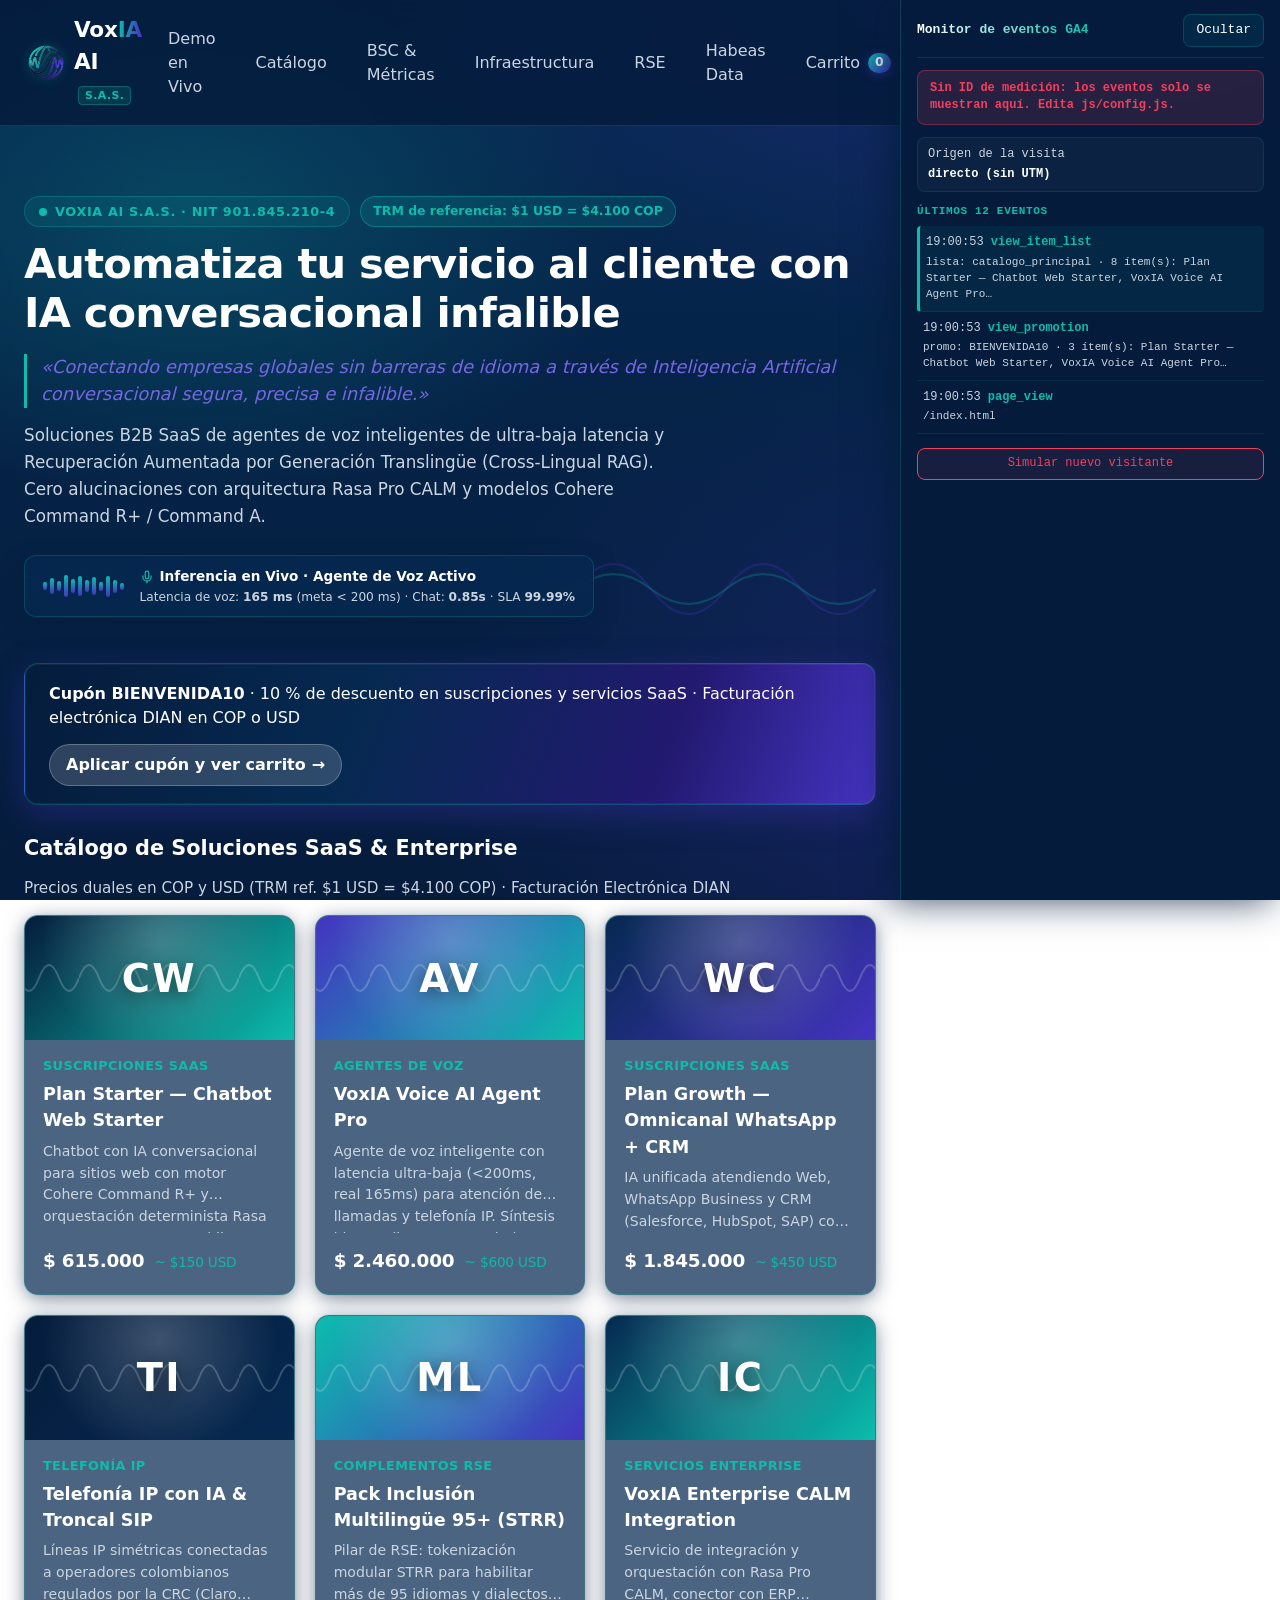
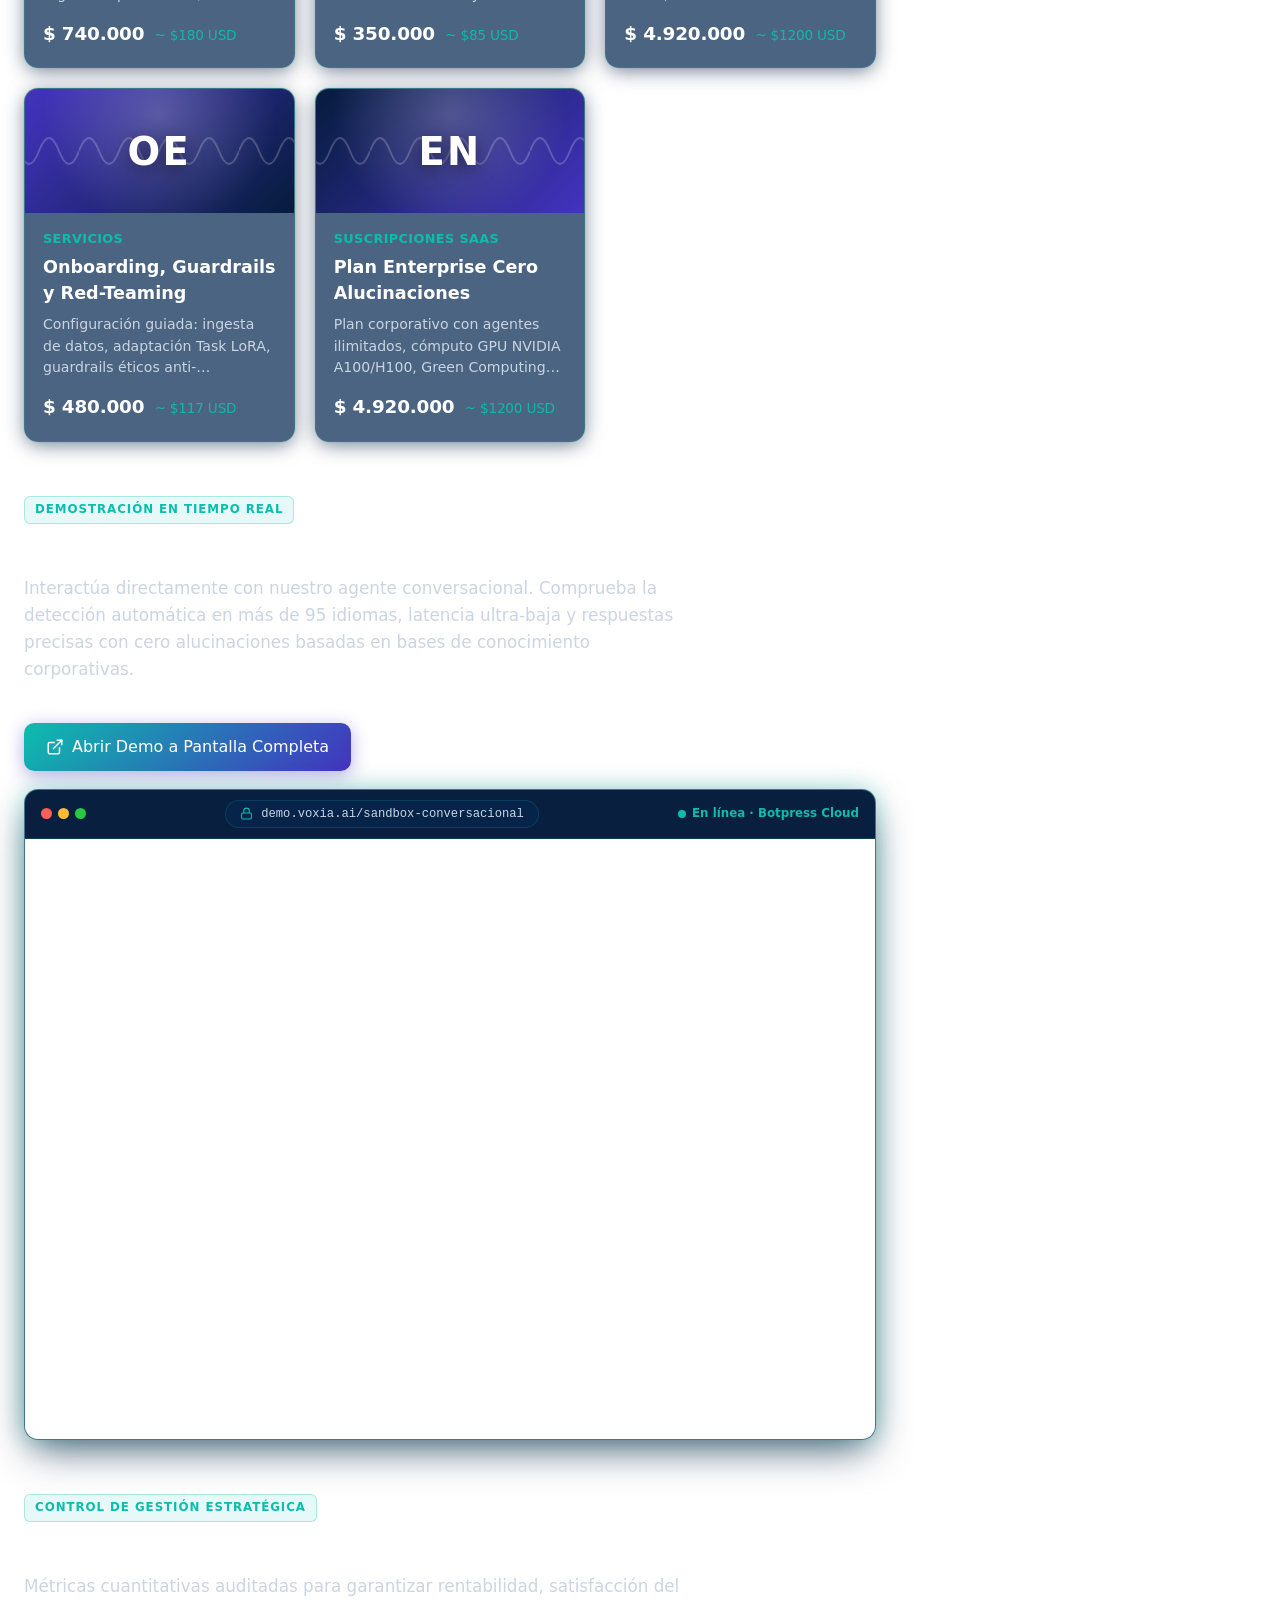
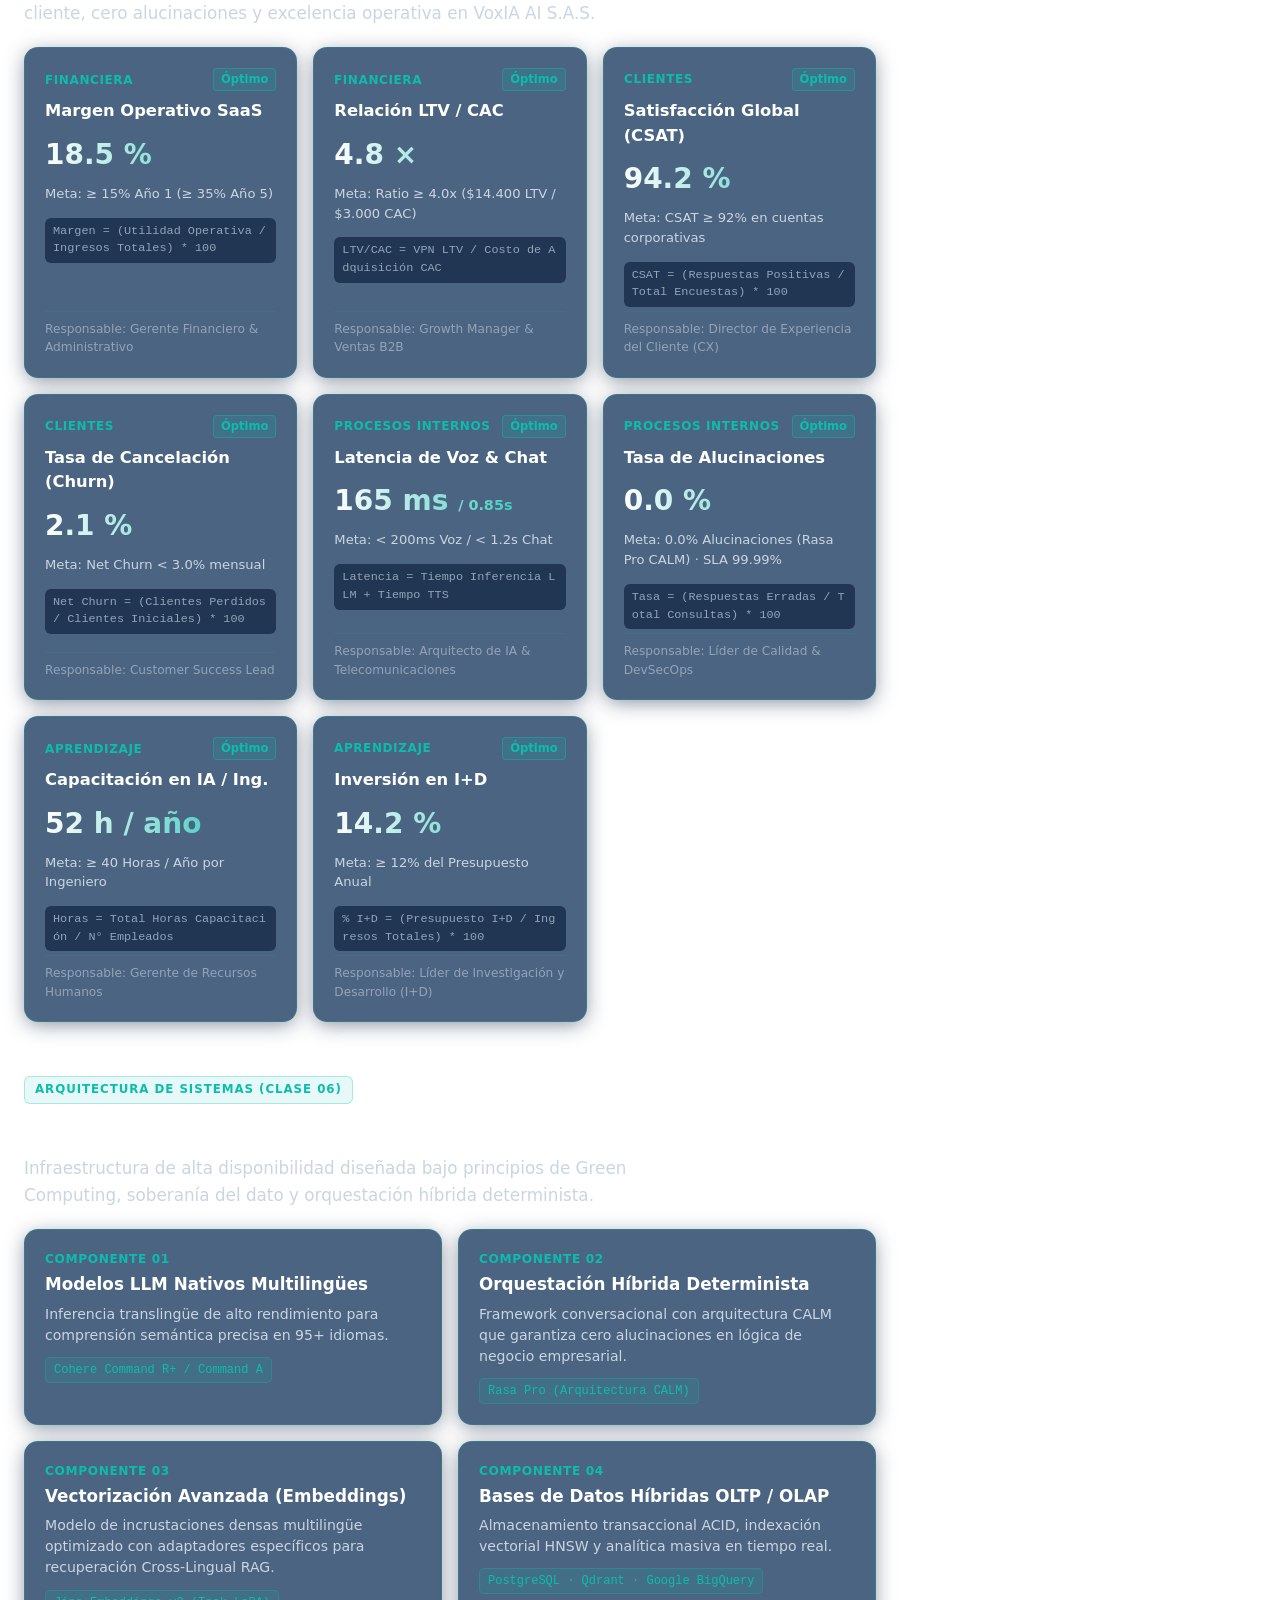
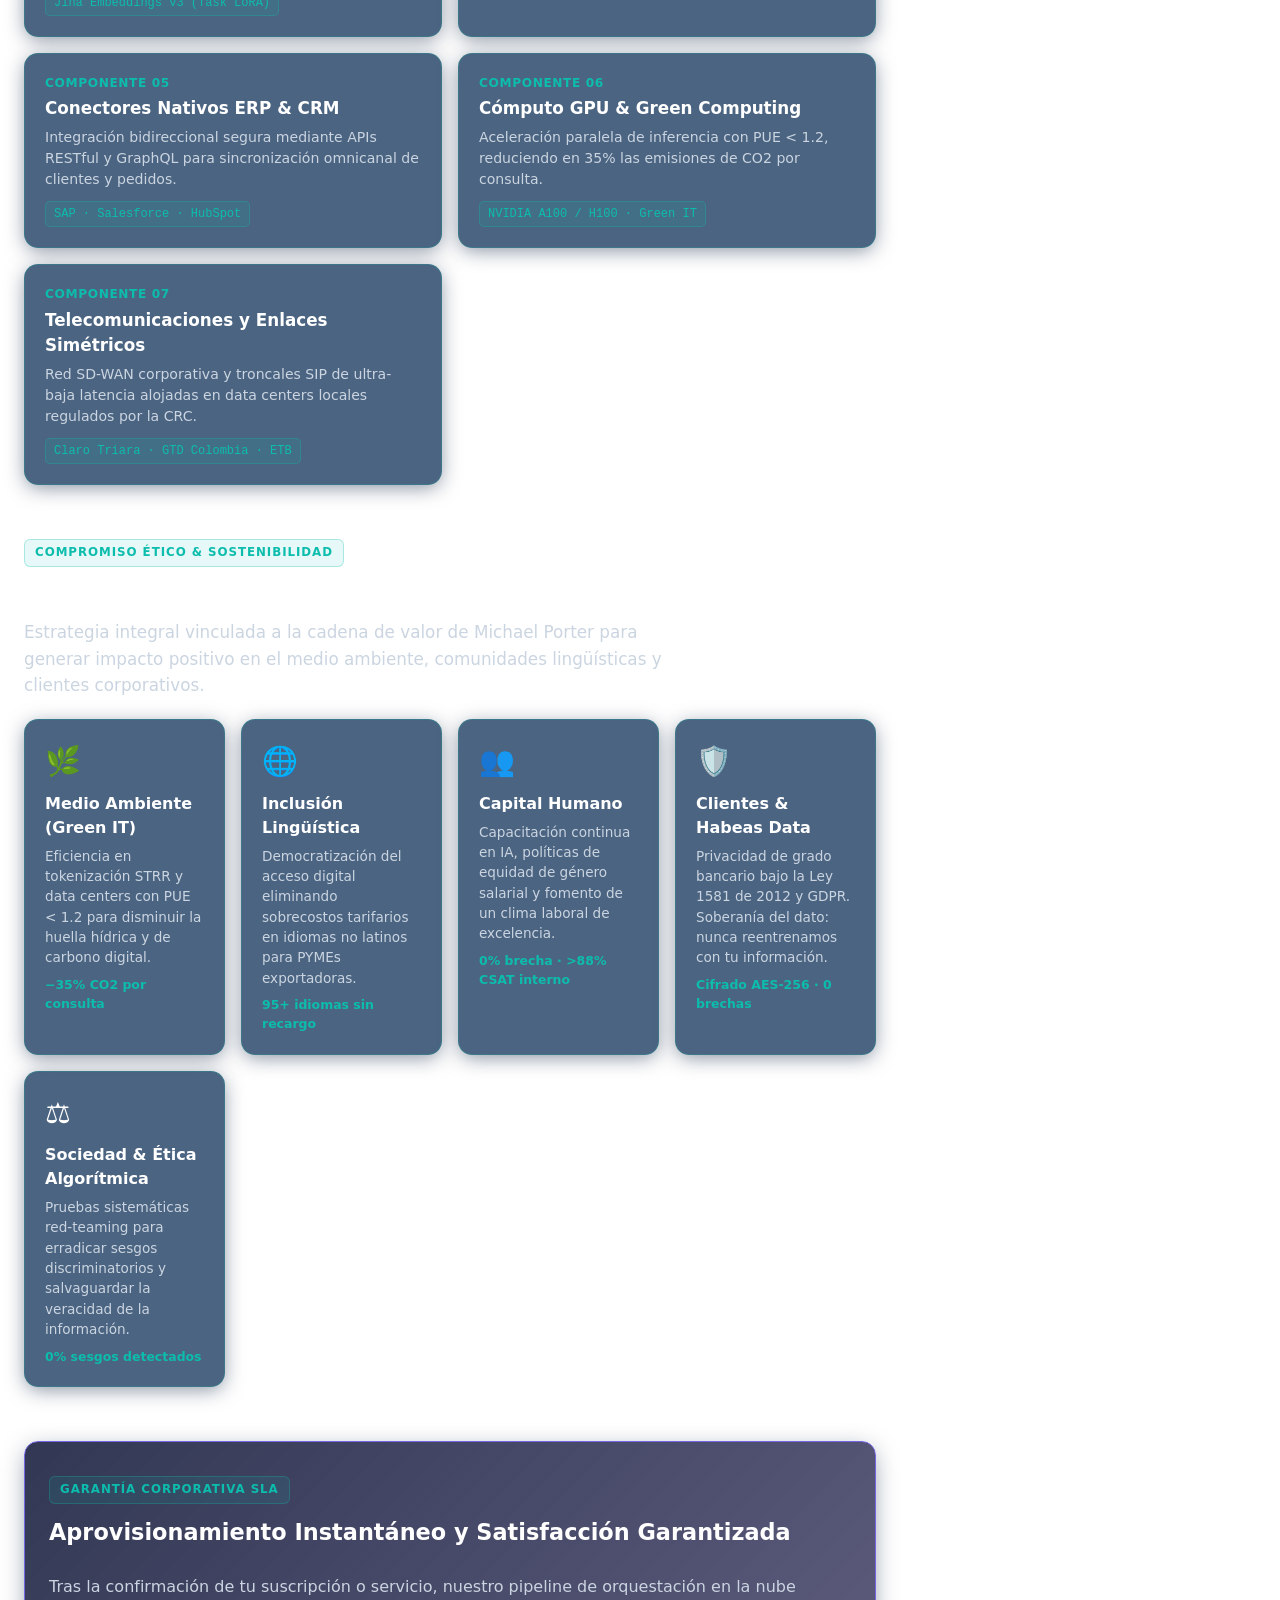
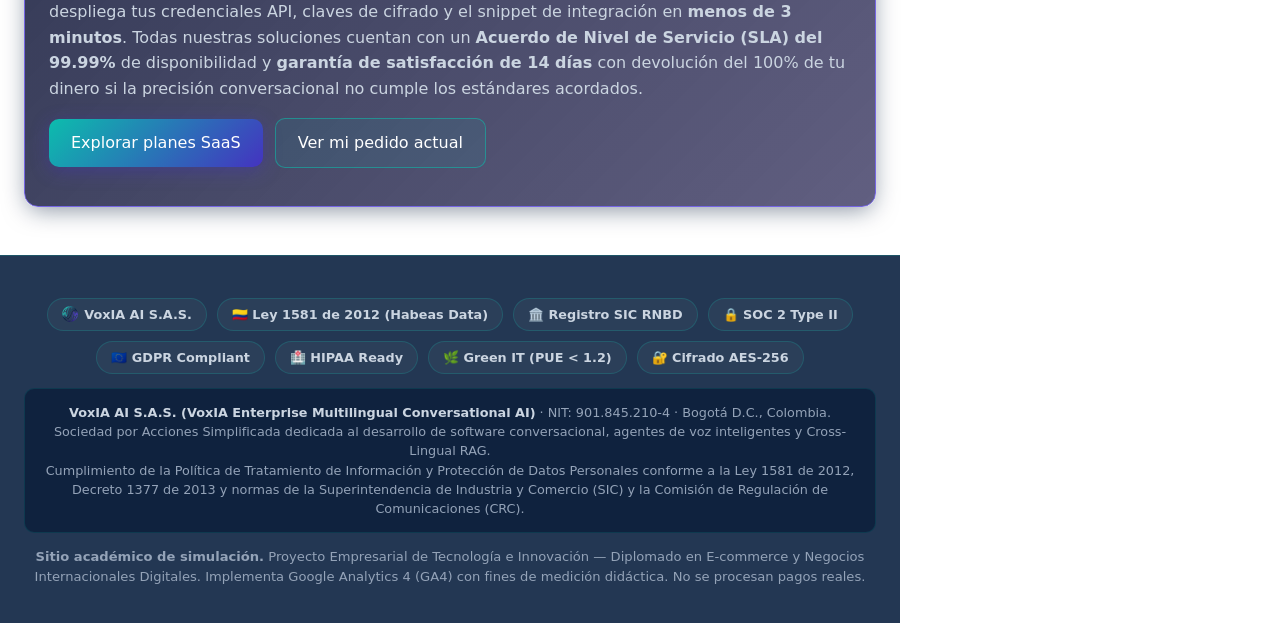
<file: index.html>
<!DOCTYPE html>
<html lang="es">
<head>
<meta charset="utf-8">
<meta name="viewport" content="width=device-width, initial-scale=1">
<title>VoxIA AI S.A.S. · Chatbots multilingües y agentes de voz con IA Enterprise</title>
<meta name="description" content="VoxIA AI S.A.S.: Soluciones avanzadas de IA conversacional multilingüe, agentes de voz inteligentes de ultra-baja latencia y Cross-Lingual RAG con cero alucinaciones.">
<link rel="icon" type="image/png" href="img/logo-icon.png">
<link rel="stylesheet" href="css/estilos.css">
</head>
<body>
<header class="cab">
  <a class="logo" href="index.html" aria-label="VoxIA AI S.A.S., inicio">
    <img class="logo-img" src="img/logo-icon.png" alt="VoxIA AI S.A.S. Isotipo" width="36" height="36">
    <span>Vox<b>IA</b> AI <small class="logo-legal">S.A.S.</small></span>
  </a>
  <nav>
    <a href="#demo">Demo en Vivo</a>
    <a href="#catalogo">Catálogo</a>
    <a href="#bsc">BSC &amp; Métricas</a>
    <a href="#infra">Infraestructura</a>
    <a href="#rse">RSE</a>
    <a href="#compliance">Habeas Data</a>
    <a href="carrito.html">Carrito <span id="badge-carrito" class="badge">0</span></a>
  </nav>
</header>
<main class="wrap">
  <section class="hero">
    <div class="hero-top-badges">
      <p class="eyebrow"><span class="pulse-dot"></span> VoxIA AI S.A.S. · NIT 901.845.210-4</p>
      <span class="badge-trm">TRM de referencia: $1 USD = $4.100 COP</span>
    </div>
    <h1>Automatiza tu servicio al cliente con <span class="gradient-text">IA conversacional infalible</span></h1>
    <p class="lema">«Conectando empresas globales sin barreras de idioma a través de Inteligencia Artificial conversacional segura, precisa e infalible.»</p>
    <p class="sub">Soluciones B2B SaaS de agentes de voz inteligentes de ultra-baja latencia y Recuperación Aumentada por Generación Translingüe (Cross-Lingual RAG). Cero alucinaciones con arquitectura Rasa Pro CALM y modelos Cohere Command R+ / Command A.</p>
    
    <div class="hero-voice-widget" aria-hidden="true">
      <div class="voice-wave">
        <span class="v-bar"></span>
        <span class="v-bar"></span>
        <span class="v-bar"></span>
        <span class="v-bar"></span>
        <span class="v-bar"></span>
        <span class="v-bar"></span>
        <span class="v-bar"></span>
        <span class="v-bar"></span>
        <span class="v-bar"></span>
        <span class="v-bar"></span>
        <span class="v-bar"></span>
        <span class="v-bar"></span>
      </div>
      <div class="voice-info">
        <span class="voice-title"><svg width="14" height="14" viewBox="0 0 24 24" fill="none" stroke="currentColor" stroke-width="2" stroke-linecap="round" stroke-linejoin="round"><path d="M12 2a3 3 0 0 0-3 3v7a3 3 0 0 0 6 0V5a3 3 0 0 0-3-3Z"/><path d="M19 10v2a7 7 0 0 1-14 0v-2"/><line x1="12" x2="12" y1="19" y2="22"/></svg> Inferencia en Vivo · Agente de Voz Activo</span>
        <span class="voice-meta">Latencia de voz: <strong>165 ms</strong> (meta &lt; 200 ms) · Chat: <strong>0.85s</strong> · SLA <strong>99.99%</strong></span>
      </div>
    </div>
  </section>

  <a id="banner-promo" class="banner" href="carrito.html">
    <span><strong>Cupón BIENVENIDA10</strong> · 10 % de descuento en suscripciones y servicios SaaS · Facturación electrónica DIAN en COP o USD</span>
    <span class="banner-cta">Aplicar cupón y ver carrito <span class="arrow-cta">→</span></span>
  </a>

  <!-- Catálogo de Soluciones SaaS -->
  <section id="catalogo">
    <div class="seccion-cab">
      <h2>Catálogo de Soluciones SaaS &amp; Enterprise</h2>
      <p>Precios duales en COP y USD (TRM ref. $1 USD = $4.100 COP) · Facturación Electrónica DIAN</p>
    </div>
    <section id="grid" class="grid" aria-label="Catálogo de productos"></section>
  </section>

  <!-- Demostración Interactiva No-Code / Live Sandbox -->
  <section id="demo" class="seccion-bloque">
    <div class="demo-contenedor-cab">
      <div>
        <span class="seccion-tag">Demostración en Tiempo Real</span>
        <h2>Live Sandbox · Prueba Interactiva del Chatbot con IA</h2>
        <p class="sub">Interactúa directamente con nuestro agente conversacional. Comprueba la detección automática en más de 95 idiomas, latencia ultra-baja y respuestas precisas con cero alucinaciones basadas en bases de conocimiento corporativas.</p>
      </div>
      <div class="demo-acciones">
        <a class="btn" href="https://cdn.botpress.cloud/webchat/v5.0/shareable.html?configUrl=https://files.bpcontent.cloud/2026/09/15/12/20260915122351-WMMNTM60.json" target="_blank" rel="noopener noreferrer">
          <svg width="18" height="18" viewBox="0 0 24 24" fill="none" stroke="currentColor" stroke-width="2" stroke-linecap="round" stroke-linejoin="round"><path d="M18 13v6a2 2 0 0 1-2 2H5a2 2 0 0 1-2-2V8a2 2 0 0 1 2-2h6"/><polyline points="15 3 21 3 21 9"/><line x1="10" y1="14" x2="21" y2="3"/></svg>
          Abrir Demo a Pantalla Completa
        </a>
      </div>
    </div>

    <div class="demo-marco-wrapper">
      <div class="demo-barra-superior">
        <div class="demo-puntos-ventana">
          <span class="punto rojo"></span>
          <span class="punto amarillo"></span>
          <span class="punto verde"></span>
        </div>
        <div class="demo-url-simulada">
          <svg width="13" height="13" viewBox="0 0 24 24" fill="none" stroke="currentColor" stroke-width="2"><rect x="3" y="11" width="18" height="11" rx="2" ry="2"/><path d="M7 11V7a5 5 0 0 1 10 0v4"/></svg>
          <span>demo.voxia.ai/sandbox-conversacional</span>
        </div>
        <div class="demo-status-tag">
          <span class="pulse-dot"></span> En línea · Botpress Cloud
        </div>
      </div>
      <iframe
        id="chatbot-iframe"
        class="demo-iframe"
        src="https://cdn.botpress.cloud/webchat/v5.0/shareable.html?configUrl=https://files.bpcontent.cloud/2026/09/15/12/20260915122351-WMMNTM60.json"
        title="VoxIA AI Chatbot Live Demo"
        loading="lazy"
        allow="microphone">
      </iframe>
    </div>
  </section>

  <!-- Tablero de Mando y Control Integral (Balanced Scorecard - BSC) -->
  <section id="bsc" class="seccion-bloque">
    <span class="seccion-tag">Control de Gestión Estratégica</span>
    <h2>Tablero de Mando y Control Integral (Balanced Scorecard - BSC)</h2>
    <p class="sub">Métricas cuantitativas auditadas para garantizar rentabilidad, satisfacción del cliente, cero alucinaciones y excelencia operativa en VoxIA AI S.A.S.</p>
    
    <div class="bsc-grid">
      <!-- Perspectiva Financiera -->
      <article class="bsc-card">
        <div class="bsc-header">
          <span class="bsc-perspectiva">Financiera</span>
          <span class="bsc-tag-optimo">Óptimo</span>
        </div>
        <h4>Margen Operativo SaaS</h4>
        <div class="bsc-val">18.5 %</div>
        <div class="bsc-meta">Meta: &ge; 15% Año 1 (&ge; 35% Año 5)</div>
        <div class="bsc-formula">Margen = (Utilidad Operativa / Ingresos Totales) * 100</div>
        <div class="bsc-resp">Responsable: Gerente Financiero &amp; Administrativo</div>
      </article>

      <article class="bsc-card">
        <div class="bsc-header">
          <span class="bsc-perspectiva">Financiera</span>
          <span class="bsc-tag-optimo">Óptimo</span>
        </div>
        <h4>Relación LTV / CAC</h4>
        <div class="bsc-val">4.8 &times;</div>
        <div class="bsc-meta">Meta: Ratio &ge; 4.0x ($14.400 LTV / $3.000 CAC)</div>
        <div class="bsc-formula">LTV/CAC = VPN LTV / Costo de Adquisición CAC</div>
        <div class="bsc-resp">Responsable: Growth Manager &amp; Ventas B2B</div>
      </article>

      <!-- Perspectiva Cliente -->
      <article class="bsc-card">
        <div class="bsc-header">
          <span class="bsc-perspectiva">Clientes</span>
          <span class="bsc-tag-optimo">Óptimo</span>
        </div>
        <h4>Satisfacción Global (CSAT)</h4>
        <div class="bsc-val">94.2 %</div>
        <div class="bsc-meta">Meta: CSAT &ge; 92% en cuentas corporativas</div>
        <div class="bsc-formula">CSAT = (Respuestas Positivas / Total Encuestas) * 100</div>
        <div class="bsc-resp">Responsable: Director de Experiencia del Cliente (CX)</div>
      </article>

      <article class="bsc-card">
        <div class="bsc-header">
          <span class="bsc-perspectiva">Clientes</span>
          <span class="bsc-tag-optimo">Óptimo</span>
        </div>
        <h4>Tasa de Cancelación (Churn)</h4>
        <div class="bsc-val">2.1 %</div>
        <div class="bsc-meta">Meta: Net Churn &lt; 3.0% mensual</div>
        <div class="bsc-formula">Net Churn = (Clientes Perdidos / Clientes Iniciales) * 100</div>
        <div class="bsc-resp">Responsable: Customer Success Lead</div>
      </article>

      <!-- Perspectiva Procesos Internos -->
      <article class="bsc-card">
        <div class="bsc-header">
          <span class="bsc-perspectiva">Procesos Internos</span>
          <span class="bsc-tag-optimo">Óptimo</span>
        </div>
        <h4>Latencia de Voz &amp; Chat</h4>
        <div class="bsc-val">165 ms <small style="font-size:0.9rem;color:var(--ts)">/ 0.85s</small></div>
        <div class="bsc-meta">Meta: &lt; 200ms Voz / &lt; 1.2s Chat</div>
        <div class="bsc-formula">Latencia = Tiempo Inferencia LLM + Tiempo TTS</div>
        <div class="bsc-resp">Responsable: Arquitecto de IA &amp; Telecomunicaciones</div>
      </article>

      <article class="bsc-card">
        <div class="bsc-header">
          <span class="bsc-perspectiva">Procesos Internos</span>
          <span class="bsc-tag-optimo">Óptimo</span>
        </div>
        <h4>Tasa de Alucinaciones</h4>
        <div class="bsc-val">0.0 %</div>
        <div class="bsc-meta">Meta: 0.0% Alucinaciones (Rasa Pro CALM) · SLA 99.99%</div>
        <div class="bsc-formula">Tasa = (Respuestas Erradas / Total Consultas) * 100</div>
        <div class="bsc-resp">Responsable: Líder de Calidad &amp; DevSecOps</div>
      </article>

      <!-- Perspectiva Aprendizaje y Crecimiento -->
      <article class="bsc-card">
        <div class="bsc-header">
          <span class="bsc-perspectiva">Aprendizaje</span>
          <span class="bsc-tag-optimo">Óptimo</span>
        </div>
        <h4>Capacitación en IA / Ing.</h4>
        <div class="bsc-val">52 h / año</div>
        <div class="bsc-meta">Meta: &ge; 40 Horas / Año por Ingeniero</div>
        <div class="bsc-formula">Horas = Total Horas Capacitación / N° Empleados</div>
        <div class="bsc-resp">Responsable: Gerente de Recursos Humanos</div>
      </article>

      <article class="bsc-card">
        <div class="bsc-header">
          <span class="bsc-perspectiva">Aprendizaje</span>
          <span class="bsc-tag-optimo">Óptimo</span>
        </div>
        <h4>Inversión en I+D</h4>
        <div class="bsc-val">14.2 %</div>
        <div class="bsc-meta">Meta: &ge; 12% del Presupuesto Anual</div>
        <div class="bsc-formula">% I+D = (Presupuesto I+D / Ingresos Totales) * 100</div>
        <div class="bsc-resp">Responsable: Líder de Investigación y Desarrollo (I+D)</div>
      </article>
    </div>
  </section>

  <!-- Infraestructura Tecnológica (Clase 06) -->
  <section id="infra" class="seccion-bloque">
    <span class="seccion-tag">Arquitectura de Sistemas (Clase 06)</span>
    <h2>Ecosistema de Software, Hardware y Telecomunicaciones</h2>
    <p class="sub">Infraestructura de alta disponibilidad diseñada bajo principios de Green Computing, soberanía del dato y orquestación híbrida determinista.</p>
    
    <div class="infra-grid">
      <div class="infra-card">
        <div class="infra-num">Componente 01</div>
        <h4>Modelos LLM Nativos Multilingües</h4>
        <p>Inferencia translingüe de alto rendimiento para comprensión semántica precisa en 95+ idiomas.</p>
        <span class="infra-tech">Cohere Command R+ / Command A</span>
      </div>

      <div class="infra-card">
        <div class="infra-num">Componente 02</div>
        <h4>Orquestación Híbrida Determinista</h4>
        <p>Framework conversacional con arquitectura CALM que garantiza cero alucinaciones en lógica de negocio empresarial.</p>
        <span class="infra-tech">Rasa Pro (Arquitectura CALM)</span>
      </div>

      <div class="infra-card">
        <div class="infra-num">Componente 03</div>
        <h4>Vectorización Avanzada (Embeddings)</h4>
        <p>Modelo de incrustaciones densas multilingüe optimizado con adaptadores específicos para recuperación Cross-Lingual RAG.</p>
        <span class="infra-tech">Jina Embeddings v3 (Task LoRA)</span>
      </div>

      <div class="infra-card">
        <div class="infra-num">Componente 04</div>
        <h4>Bases de Datos Híbridas OLTP / OLAP</h4>
        <p>Almacenamiento transaccional ACID, indexación vectorial HNSW y analítica masiva en tiempo real.</p>
        <span class="infra-tech">PostgreSQL · Qdrant · Google BigQuery</span>
      </div>

      <div class="infra-card">
        <div class="infra-num">Componente 05</div>
        <h4>Conectores Nativos ERP &amp; CRM</h4>
        <p>Integración bidireccional segura mediante APIs RESTful y GraphQL para sincronización omnicanal de clientes y pedidos.</p>
        <span class="infra-tech">SAP · Salesforce · HubSpot</span>
      </div>

      <div class="infra-card">
        <div class="infra-num">Componente 06</div>
        <h4>Cómputo GPU &amp; Green Computing</h4>
        <p>Aceleración paralela de inferencia con PUE &lt; 1.2, reduciendo en 35% las emisiones de CO2 por consulta.</p>
        <span class="infra-tech">NVIDIA A100 / H100 · Green IT</span>
      </div>

      <div class="infra-card">
        <div class="infra-num">Componente 07</div>
        <h4>Telecomunicaciones y Enlaces Simétricos</h4>
        <p>Red SD-WAN corporativa y troncales SIP de ultra-baja latencia alojadas en data centers locales regulados por la CRC.</p>
        <span class="infra-tech">Claro Triara · GTD Colombia · ETB</span>
      </div>
    </div>
  </section>

  <!-- Plan de Responsabilidad Social Empresarial (RSE / RSC) -->
  <section id="rse" class="seccion-bloque">
    <span class="seccion-tag">Compromiso Ético &amp; Sostenibilidad</span>
    <h2>Plan de Responsabilidad Social Empresarial (RSE / RSC)</h2>
    <p class="sub">Estrategia integral vinculada a la cadena de valor de Michael Porter para generar impacto positivo en el medio ambiente, comunidades lingüísticas y clientes corporativos.</p>
    
    <div class="rse-grid">
      <div class="rse-card">
        <span class="rse-icon">🌿</span>
        <h4>Medio Ambiente (Green IT)</h4>
        <p>Eficiencia en tokenización STRR y data centers con PUE &lt; 1.2 para disminuir la huella hídrica y de carbono digital.</p>
        <div class="rse-meta">&minus;35% CO2 por consulta</div>
      </div>

      <div class="rse-card">
        <span class="rse-icon">🌐</span>
        <h4>Inclusión Lingüística</h4>
        <p>Democratización del acceso digital eliminando sobrecostos tarifarios en idiomas no latinos para PYMEs exportadoras.</p>
        <div class="rse-meta">95+ idiomas sin recargo</div>
      </div>

      <div class="rse-card">
        <span class="rse-icon">👥</span>
        <h4>Capital Humano</h4>
        <p>Capacitación continua en IA, políticas de equidad de género salarial y fomento de un clima laboral de excelencia.</p>
        <div class="rse-meta">0% brecha · &gt;88% CSAT interno</div>
      </div>

      <div class="rse-card">
        <span class="rse-icon">🛡️</span>
        <h4>Clientes &amp; Habeas Data</h4>
        <p>Privacidad de grado bancario bajo la Ley 1581 de 2012 y GDPR. Soberanía del dato: nunca reentrenamos con tu información.</p>
        <div class="rse-meta">Cifrado AES-256 · 0 brechas</div>
      </div>

      <div class="rse-card">
        <span class="rse-icon">⚖️</span>
        <h4>Sociedad &amp; Ética Algorítmica</h4>
        <p>Pruebas sistemáticas red-teaming para erradicar sesgos discriminatorios y salvaguardar la veracidad de la información.</p>
        <div class="rse-meta">0% sesgos detectados</div>
      </div>
    </div>
  </section>

  <!-- Garantía de Servicio y Despacho Automatizado -->
  <section id="garantia" class="seccion-bloque">
    <div class="panel" style="background: linear-gradient(135deg, rgba(14,21,54,0.85), rgba(30,27,75,0.7)); border-color: var(--vl);">
      <div class="seccion-cab">
        <div>
          <span class="seccion-tag">Garantía Corporativa SLA</span>
          <h3 style="font-size: 1.4rem; margin: 4px 0 8px;">Aprovisionamiento Instantáneo y Satisfacción Garantizada</h3>
        </div>
      </div>
      <p style="color: var(--ts); max-width: 800px; line-height: 1.6;">
        Tras la confirmación de tu suscripción o servicio, nuestro pipeline de orquestación en la nube despliega tus credenciales API, claves de cifrado y el snippet de integración en <strong>menos de 3 minutos</strong>. Todas nuestras soluciones cuentan con un <strong>Acuerdo de Nivel de Servicio (SLA) del 99.99%</strong> de disponibilidad y <strong>garantía de satisfacción de 14 días</strong> con devolución del 100% de tu dinero si la precisión conversacional no cumple los estándares acordados.
      </p>
      <div class="fila" style="margin-top: 16px;">
        <a class="btn" href="#catalogo">Explorar planes SaaS</a>
        <a class="btn sec" href="carrito.html">Ver mi pedido actual</a>
      </div>
    </div>
  </section>
</main>

<footer id="compliance" class="pie">
  <div class="wrap" style="padding: 0 0 16px;">
    <div class="trust-badges">
      <span class="trust-pill"><img src="img/logo-icon.png" width="16" height="16" alt="" style="vertical-align:middle"> VoxIA AI S.A.S.</span>
      <span class="trust-pill">🇨🇴 Ley 1581 de 2012 (Habeas Data)</span>
      <span class="trust-pill">🏛️ Registro SIC RNBD</span>
      <span class="trust-pill">🔒 SOC 2 Type II</span>
      <span class="trust-pill">🇪🇺 GDPR Compliant</span>
      <span class="trust-pill">🏥 HIPAA Ready</span>
      <span class="trust-pill">🌿 Green IT (PUE &lt; 1.2)</span>
      <span class="trust-pill">🔐 Cifrado AES-256</span>
    </div>

    <div class="legal-box">
      <strong>VoxIA AI S.A.S. (VoxIA Enterprise Multilingual Conversational AI)</strong> · NIT: 901.845.210-4 · Bogotá D.C., Colombia.<br>
      Sociedad por Acciones Simplificada dedicada al desarrollo de software conversacional, agentes de voz inteligentes y Cross-Lingual RAG.<br>
      Cumplimiento de la Política de Tratamiento de Información y Protección de Datos Personales conforme a la Ley 1581 de 2012, Decreto 1377 de 2013 y normas de la Superintendencia de Industria y Comercio (SIC) y la Comisión de Regulación de Comunicaciones (CRC).
    </div>

    <p style="margin-top: 14px; color: var(--text-muted); font-size: 0.82rem;">
      <strong>Sitio académico de simulación.</strong> Proyecto Empresarial de Tecnología e Innovación — Diplomado en E-commerce y Negocios Internacionales Digitales. Implementa Google Analytics 4 (GA4) con fines de medición didáctica. No se procesan pagos reales.
    </p>
  </div>
</footer>

<script src="js/config.js"></script>
<script src="js/analytics.js"></script>
<script src="js/productos.js"></script>
<script src="js/carrito.js"></script>
<script src="js/pag-index.js"></script>
</body>
</html>
</file>
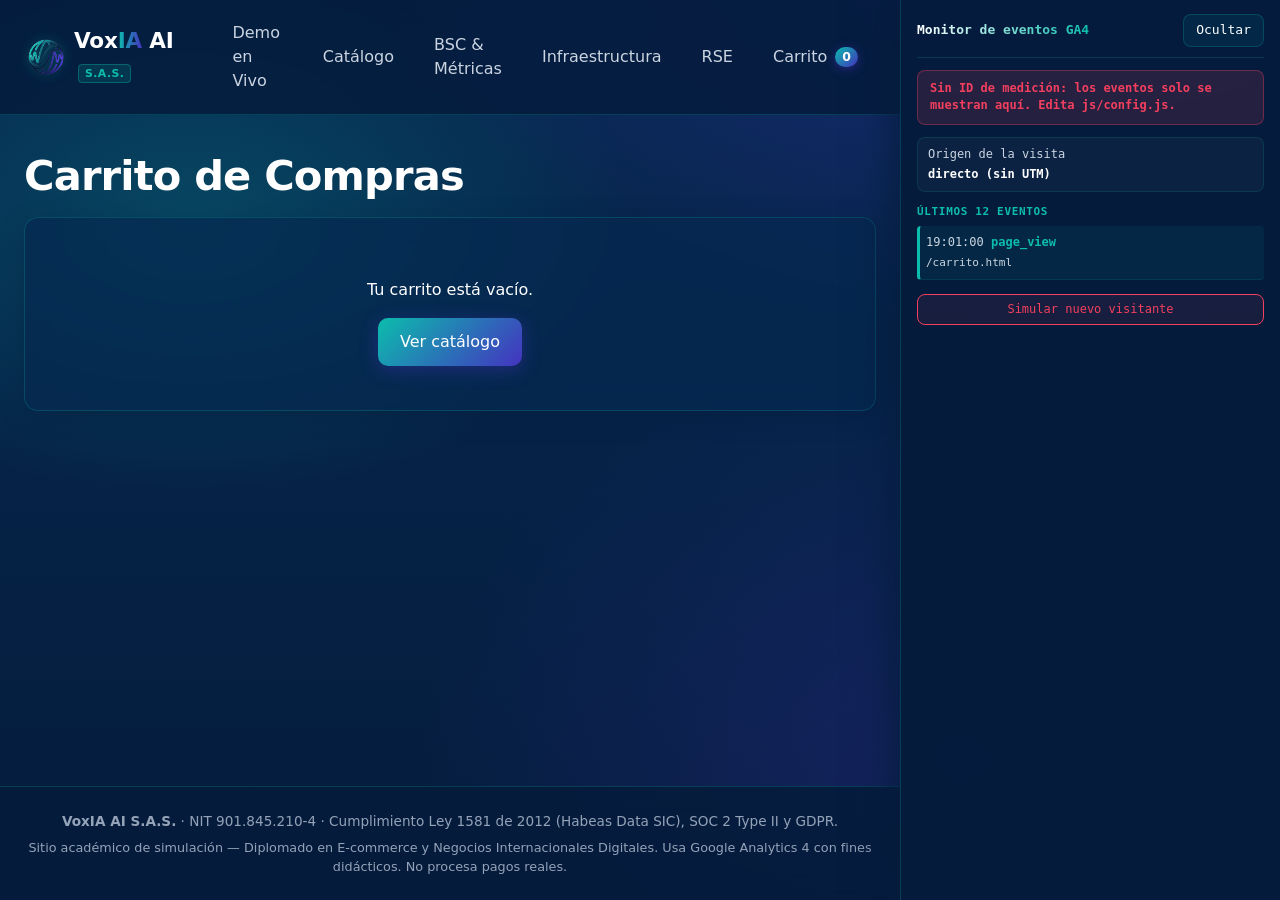
<file: carrito.html>
<!DOCTYPE html>
<html lang="es">
<head>
<meta charset="utf-8">
<meta name="viewport" content="width=device-width, initial-scale=1">
<title>Carrito · VoxIA AI S.A.S.</title>
<meta name="description" content="VoxIA AI S.A.S.: Soluciones avanzadas de IA conversacional multilingüe, agentes de voz inteligentes y Cross-Lingual RAG con cero alucinaciones.">
<link rel="icon" type="image/png" href="img/logo-icon.png">
<link rel="stylesheet" href="css/estilos.css">
</head>
<body>
<header class="cab">
  <a class="logo" href="index.html" aria-label="VoxIA AI S.A.S., inicio">
    <img class="logo-img" src="img/logo-icon.png" alt="VoxIA AI S.A.S. Isotipo" width="36" height="36">
    <span>Vox<b>IA</b> AI <small class="logo-legal">S.A.S.</small></span>
  </a>
  <nav>
    <a href="index.html#demo">Demo en Vivo</a>
    <a href="index.html#catalogo">Catálogo</a>
    <a href="index.html#bsc">BSC &amp; Métricas</a>
    <a href="index.html#infra">Infraestructura</a>
    <a href="index.html#rse">RSE</a>
    <a href="carrito.html">Carrito <span id="badge-carrito" class="badge">0</span></a>
  </nav>
</header>
<main class="wrap"><h1>Carrito de Compras</h1><div id="carrito-contenido"></div></main>
<footer class="pie">
  <p><strong>VoxIA AI S.A.S.</strong> · NIT 901.845.210-4 · Cumplimiento Ley 1581 de 2012 (Habeas Data SIC), SOC 2 Type II y GDPR.</p>
  <p style="margin-top:6px;font-size:0.8rem;color:var(--text-muted)">Sitio académico de simulación — Diplomado en E-commerce y Negocios Internacionales Digitales. Usa Google Analytics 4 con fines didácticos. No procesa pagos reales.</p>
</footer>
<script src="js/config.js"></script>
<script src="js/analytics.js"></script>
<script src="js/productos.js"></script>
<script src="js/carrito.js"></script>
<script src="js/pag-carrito.js"></script>
</body>
</html>
</file>
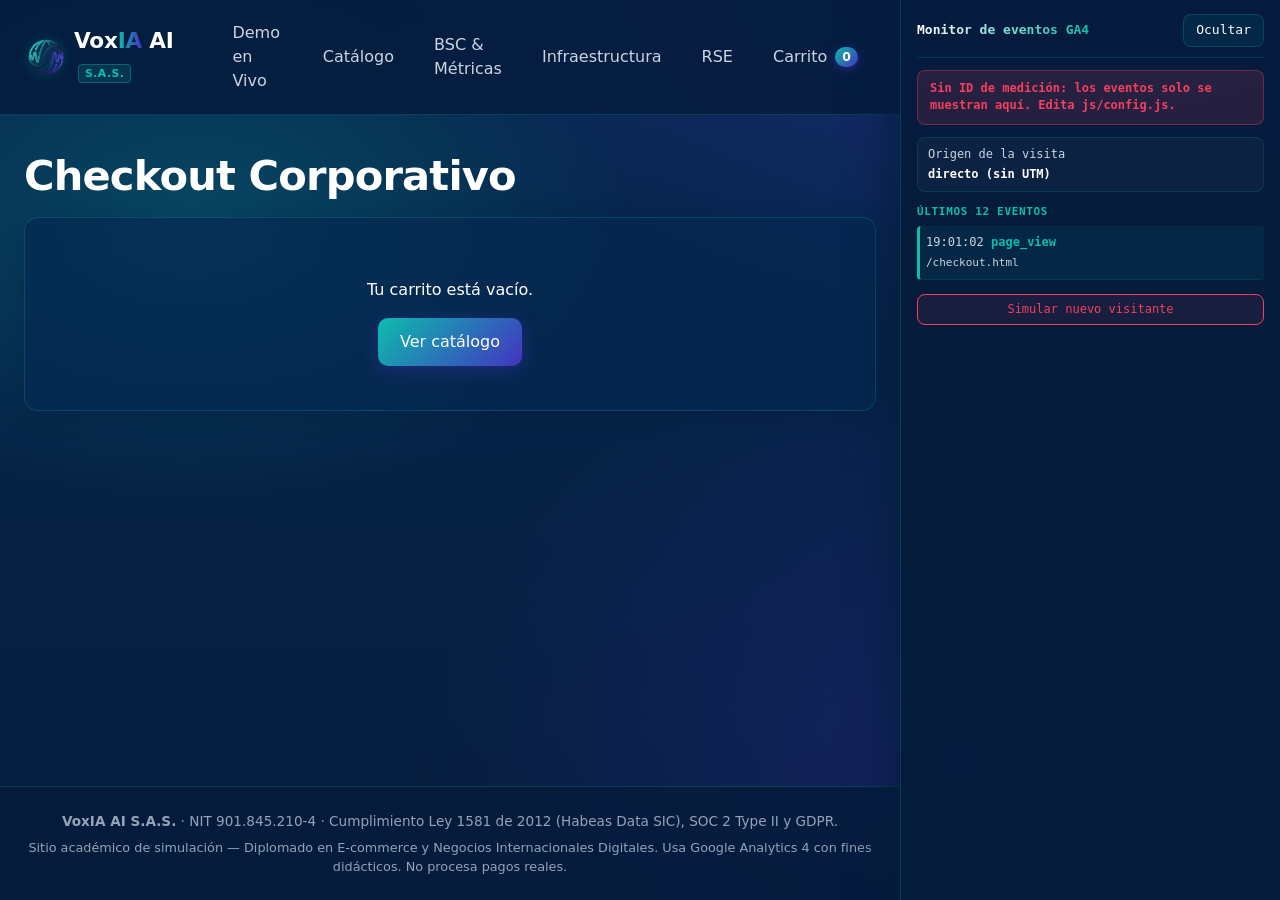
<file: checkout.html>
<!DOCTYPE html>
<html lang="es">
<head>
<meta charset="utf-8">
<meta name="viewport" content="width=device-width, initial-scale=1">
<title>Checkout · VoxIA AI S.A.S.</title>
<meta name="description" content="VoxIA AI S.A.S.: Soluciones avanzadas de IA conversacional multilingüe, agentes de voz inteligentes y Cross-Lingual RAG con cero alucinaciones.">
<link rel="icon" type="image/png" href="img/logo-icon.png">
<link rel="stylesheet" href="css/estilos.css">
</head>
<body>
<header class="cab">
  <a class="logo" href="index.html" aria-label="VoxIA AI S.A.S., inicio">
    <img class="logo-img" src="img/logo-icon.png" alt="VoxIA AI S.A.S. Isotipo" width="36" height="36">
    <span>Vox<b>IA</b> AI <small class="logo-legal">S.A.S.</small></span>
  </a>
  <nav>
    <a href="index.html#demo">Demo en Vivo</a>
    <a href="index.html#catalogo">Catálogo</a>
    <a href="index.html#bsc">BSC &amp; Métricas</a>
    <a href="index.html#infra">Infraestructura</a>
    <a href="index.html#rse">RSE</a>
    <a href="carrito.html">Carrito <span id="badge-carrito" class="badge">0</span></a>
  </nav>
</header>
<main class="wrap">
  <h1>Checkout Corporativo</h1>
  <div id="checkout-vacio" class="panel vacio" hidden><p>Tu carrito está vacío.</p><a class="btn" href="index.html">Ver catálogo</a></div>
  <div id="checkout">
    <ol class="pasos"><li id="ind1" class="activo">1 · Envío / Aprovisionamiento</li><li id="ind2">2 · Pago simulado</li></ol>
    <div class="dos-col">
      <div>
        <section id="paso1" class="panel">
          <h2>Paso 1 · Datos de Facturación y Despacho</h2>
          <p class="nota">Usa un nombre ficticio. Plataforma segura bajo Ley 1581 de 2012 y GDPR. No pedimos contraseñas, documentos reales ni datos bancarios.</p>
          <label for="nombre">Nombre o Razón Social (ficticio)</label>
          <input id="nombre" type="text" maxlength="40" autocomplete="off" placeholder="Ej.: Empresa Global S.A.S.">
          <p id="err-nombre" class="msg err" aria-live="polite"></p>
          <label for="pais">País de destino</label>
          <select id="pais"></select>
          <fieldset class="opciones"><legend>Servicio de aprovisionamiento / despliegue</legend>
            <label><input type="radio" name="servicio" value="Estándar" checked> <span>Despliegue Estándar Cloud</span> <em id="costo-estandar"></em></label>
            <label><input type="radio" name="servicio" value="Express"> <span>Despliegue Express Prioritario</span> <em id="costo-express"></em></label>
          </fieldset>
          <p id="aviso-envio" class="msg ok"></p>
          <button type="button" id="btn-continuar" class="btn">Continuar al pago</button>
        </section>
        <section id="paso2" class="panel" hidden>
          <h2>Paso 2 · Pago simulado</h2>
          <p class="nota">Simulación de pago: pasarelas integradas DIAN (Wompi, PSE, Stripe, Tarjetas y PayPal). No se cobra dinero real.</p>
          <fieldset class="opciones"><legend>Método de pago</legend>
            <label><input type="radio" name="pago" value="Tarjeta de crédito" checked> <span>Tarjeta de crédito / Débito (Stripe / Wompi)</span></label>
            <label><input type="radio" name="pago" value="PSE"> <span>PSE (Transferencia bancaria Colombia)</span></label>
            <label><input type="radio" name="pago" value="Nequi"> <span>Nequi / Daviplata</span></label>
            <label><input type="radio" name="pago" value="PayPal"> <span>PayPal (Cobro internacional en USD)</span></label>
          </fieldset>
          <div class="fila"><button type="button" id="btn-volver" class="btn sec">← Volver a envío</button><button type="button" id="btn-pagar" class="btn">Pagar (simulado)</button></div>
        </section>
      </div>
      <aside id="resumen" class="panel resumen"></aside>
    </div>
  </div>
</main>
<footer class="pie">
  <p><strong>VoxIA AI S.A.S.</strong> · NIT 901.845.210-4 · Cumplimiento Ley 1581 de 2012 (Habeas Data SIC), SOC 2 Type II y GDPR.</p>
  <p style="margin-top:6px;font-size:0.8rem;color:var(--text-muted)">Sitio académico de simulación — Diplomado en E-commerce y Negocios Internacionales Digitales. Usa Google Analytics 4 con fines didácticos. No procesa pagos reales.</p>
</footer>
<script src="js/config.js"></script>
<script src="js/analytics.js"></script>
<script src="js/productos.js"></script>
<script src="js/carrito.js"></script>
<script src="js/pag-checkout.js"></script>
</body>
</html>
</file>
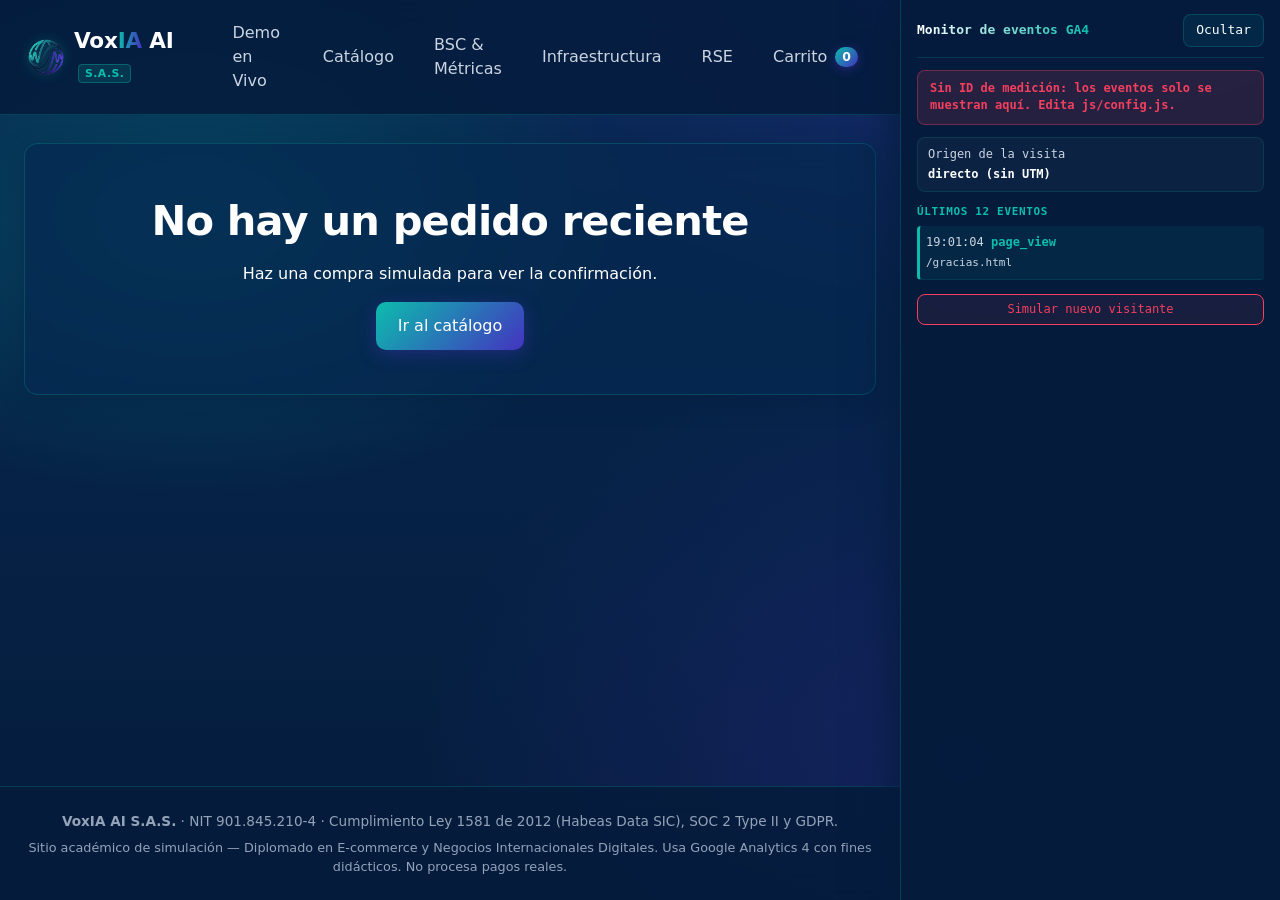
<file: gracias.html>
<!DOCTYPE html>
<html lang="es">
<head>
<meta charset="utf-8">
<meta name="viewport" content="width=device-width, initial-scale=1">
<title>Gracias por tu compra · VoxIA AI S.A.S.</title>
<meta name="description" content="VoxIA AI S.A.S.: Soluciones avanzadas de IA conversacional multilingüe, agentes de voz inteligentes y Cross-Lingual RAG con cero alucinaciones.">
<link rel="icon" type="image/png" href="img/logo-icon.png">
<link rel="stylesheet" href="css/estilos.css">
</head>
<body>
<header class="cab">
  <a class="logo" href="index.html" aria-label="VoxIA AI S.A.S., inicio">
    <img class="logo-img" src="img/logo-icon.png" alt="VoxIA AI S.A.S. Isotipo" width="36" height="36">
    <span>Vox<b>IA</b> AI <small class="logo-legal">S.A.S.</small></span>
  </a>
  <nav>
    <a href="index.html#demo">Demo en Vivo</a>
    <a href="index.html#catalogo">Catálogo</a>
    <a href="index.html#bsc">BSC &amp; Métricas</a>
    <a href="index.html#infra">Infraestructura</a>
    <a href="index.html#rse">RSE</a>
    <a href="carrito.html">Carrito <span id="badge-carrito" class="badge">0</span></a>
  </nav>
</header>
<main class="wrap"><div id="resultado"></div></main>
<footer class="pie">
  <p><strong>VoxIA AI S.A.S.</strong> · NIT 901.845.210-4 · Cumplimiento Ley 1581 de 2012 (Habeas Data SIC), SOC 2 Type II y GDPR.</p>
  <p style="margin-top:6px;font-size:0.8rem;color:var(--text-muted)">Sitio académico de simulación — Diplomado en E-commerce y Negocios Internacionales Digitales. Usa Google Analytics 4 con fines didácticos. No procesa pagos reales.</p>
</footer>
<script src="js/config.js"></script>
<script src="js/analytics.js"></script>
<script src="js/productos.js"></script>
<script src="js/carrito.js"></script>
<script src="js/pag-gracias.js"></script>
</body>
</html>
</file>
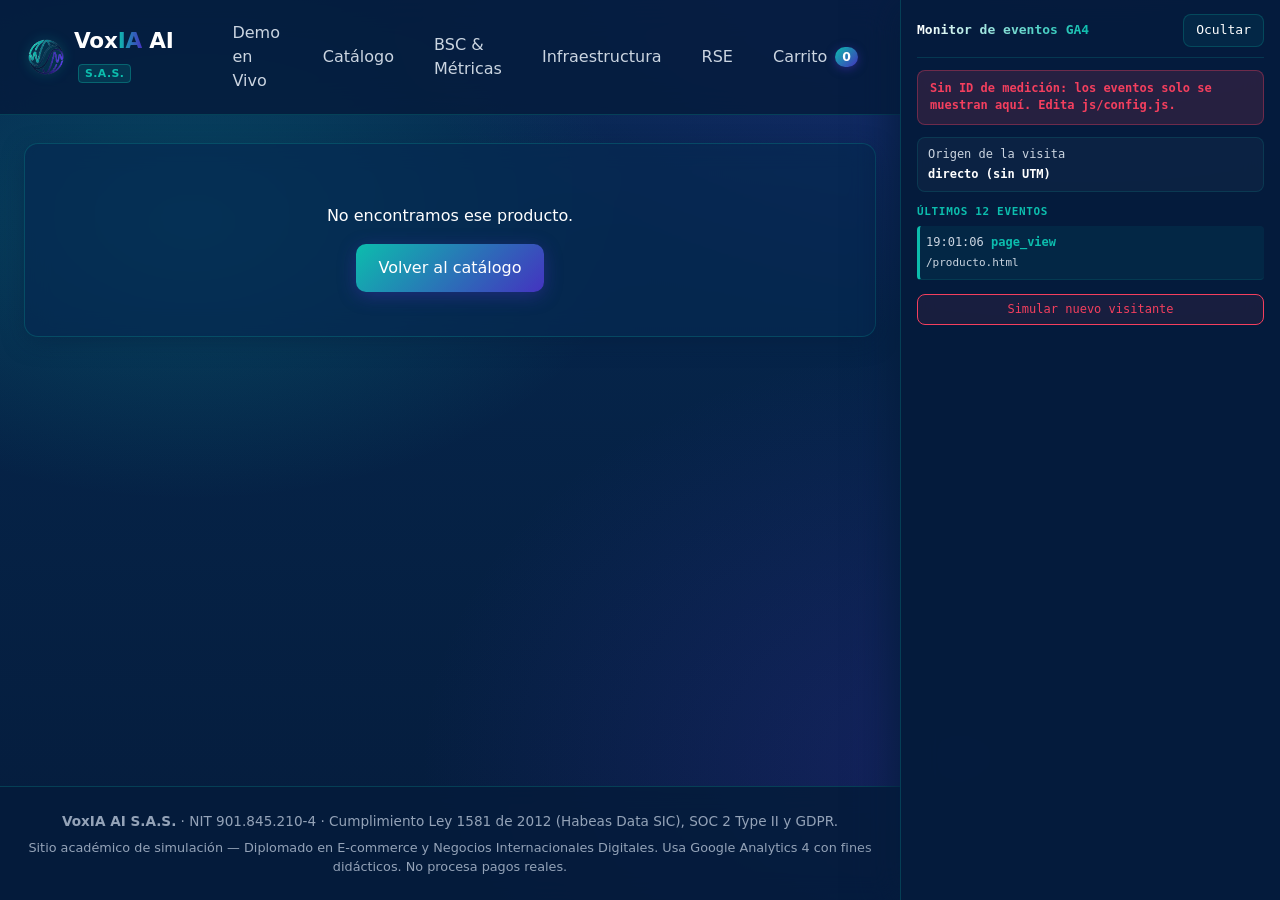
<file: producto.html>
<!DOCTYPE html>
<html lang="es">
<head>
<meta charset="utf-8">
<meta name="viewport" content="width=device-width, initial-scale=1">
<title>Detalle de producto · VoxIA AI S.A.S.</title>
<meta name="description" content="VoxIA AI S.A.S.: Soluciones avanzadas de IA conversacional multilingüe, agentes de voz inteligentes y Cross-Lingual RAG con cero alucinaciones.">
<link rel="icon" type="image/png" href="img/logo-icon.png">
<link rel="stylesheet" href="css/estilos.css">
</head>
<body>
<header class="cab">
  <a class="logo" href="index.html" aria-label="VoxIA AI S.A.S., inicio">
    <img class="logo-img" src="img/logo-icon.png" alt="VoxIA AI S.A.S. Isotipo" width="36" height="36">
    <span>Vox<b>IA</b> AI <small class="logo-legal">S.A.S.</small></span>
  </a>
  <nav>
    <a href="index.html#demo">Demo en Vivo</a>
    <a href="index.html#catalogo">Catálogo</a>
    <a href="index.html#bsc">BSC &amp; Métricas</a>
    <a href="index.html#infra">Infraestructura</a>
    <a href="index.html#rse">RSE</a>
    <a href="carrito.html">Carrito <span id="badge-carrito" class="badge">0</span></a>
  </nav>
</header>
<main class="wrap"><div id="detalle"></div></main>
<footer class="pie">
  <p><strong>VoxIA AI S.A.S.</strong> · NIT 901.845.210-4 · Cumplimiento Ley 1581 de 2012 (Habeas Data SIC), SOC 2 Type II y GDPR.</p>
  <p style="margin-top:6px;font-size:0.8rem;color:var(--text-muted)">Sitio académico de simulación — Diplomado en E-commerce y Negocios Internacionales Digitales. Usa Google Analytics 4 con fines didácticos. No procesa pagos reales.</p>
</footer>
<script src="js/config.js"></script>
<script src="js/analytics.js"></script>
<script src="js/productos.js"></script>
<script src="js/carrito.js"></script>
<script src="js/pag-producto.js"></script>
</body>
</html>
</file>
<file: css/estilos.css>
/* =====================================================================
   VoxIA AI S.A.S. — Sistema de Diseño, Paleta Oficial y Animaciones
   Paleta de Marca Oficial:
     --brand-deep:   #051C3C (Azul Noche / Medianoche Profundo)
     --brand-teal:   #0CBDAD (Cian / Verde Teal Vibrante)
     --brand-navy:   #062951 (Azul Corporativo / Índigo Medio)
     --brand-purple: #4433C0 (Violeta Real / Púrpura Eléctrico)
     --brand-white:  #FFFFFF (Blanco Puro de Alto Contraste)
   ===================================================================== */

:root {
  /* --- Paleta Oficial Solicitada --- */
  --c-deep:   #051C3C;
  --c-teal:   #0CBDAD;
  --c-navy:   #062951;
  --c-purple: #4433C0;
  --c-white:  #FFFFFF;

  /* --- Superficies y Fondos --- */
  --bg-deep:          var(--c-deep);
  --bg-base:          var(--c-navy);
  --bg-card:          rgba(6, 41, 81, 0.72);
  --bg-surface:       rgba(6, 41, 81, 0.65);
  --bg-surface-hover: rgba(10, 53, 104, 0.85);
  --bg-input:         #041733;
  --bg-input-focus:   #073263;

  /* --- Escala de Marca y Variaciones --- */
  --teal-light:   #34D3C3;
  --teal-glow:    rgba(12, 189, 173, 0.35);
  --purple-light: #7566E3;
  --purple-glow:  rgba(68, 51, 192, 0.4);

  /* --- Escala Neutra de Texto (WCAG AAA) --- */
  --text-main:      var(--c-white);
  --text-secondary: #CBD5E1;
  --text-muted:     #94A3B8;
  --text-faint:     #64748B;

  /* --- Escala Semántica (Feedback) --- */
  --ok:        var(--c-teal);
  --ok-bg:     rgba(12, 189, 173, 0.15);
  --ok-border: rgba(12, 189, 173, 0.4);

  --er:        #F43F5E;
  --er-bg:     rgba(244, 63, 94, 0.14);
  --er-border: rgba(244, 63, 94, 0.35);

  --warn:      #F59E0B;
  --warn-bg:   rgba(245, 158, 11, 0.14);

  /* --- Bordes y Resplandores --- */
  --b:       rgba(12, 189, 173, 0.22);
  --b-hover: rgba(12, 189, 173, 0.55);
  --b-glow:  var(--purple-glow);
  --c-glow:  var(--teal-glow);

  /* --- Degradados de Marca Oficiales --- */
  --grad-primary:       linear-gradient(135deg, var(--c-teal) 0%, var(--c-purple) 100%);
  --grad-primary-hover: linear-gradient(135deg, #12D6C5 0%, #5644D8 100%);
  --grad-banner:        linear-gradient(110deg, var(--c-deep) 0%, var(--c-navy) 40%, #221970 75%, var(--c-purple) 100%);
  --grad-accent:        linear-gradient(90deg, var(--c-teal), var(--c-purple));

  /* --- Variables originales mapeadas (Compatibilidad Total con Scripts) --- */
  --a9: var(--c-deep);
  --a8: var(--c-navy);
  --a7: #0A3568;
  --a6: #0E4B94;
  --v:  var(--c-purple);
  --vl: var(--purple-light);
  --c:  var(--c-teal);
  --t:  var(--text-main);
  --ts: var(--text-secondary);
  --r:  14px;
}

* { box-sizing: border-box; }
html { scroll-behavior: smooth; }

body {
  margin: 0;
  min-height: 100vh;
  display: flex;
  flex-direction: column;
  font-family: Inter, "Segoe UI", system-ui, -apple-system, Roboto, Arial, sans-serif;
  color: var(--t);
  line-height: 1.5;
  background:
    radial-gradient(1200px 650px at 85% -5%, rgba(68, 51, 192, 0.35), transparent 60%),
    radial-gradient(800px 500px at 15% 25%, rgba(12, 189, 173, 0.22), transparent 55%),
    radial-gradient(900px 700px at 75% 85%, rgba(68, 51, 192, 0.25), transparent 60%),
    linear-gradient(180deg, var(--a8) 0%, var(--a9) 100%);
  background-attachment: fixed;
}

body.con-monitor { padding-right: 380px; }
body.con-monitor.monitor-oculto { padding-right: 0; }

a {
  color: var(--c);
  text-decoration: none;
  transition: color 0.2s ease, opacity 0.2s ease;
}
a:hover {
  color: var(--teal-light);
  text-decoration: underline;
}

h1 {
  font-size: clamp(1.75rem, 3.4vw, 2.6rem);
  line-height: 1.18;
  margin: 0.2em 0 0.4em;
  font-weight: 800;
  letter-spacing: -0.02em;
  color: var(--c-white);
}

h2 {
  font-size: 1.3rem;
  margin: 0 0 0.6em;
  font-weight: 700;
  color: var(--c-white);
}

:focus-visible {
  outline: 2px solid var(--c);
  outline-offset: 2px;
}

/* ---------- Header & Navegación ---------- */
.cab {
  display: flex;
  justify-content: space-between;
  align-items: center;
  gap: 12px;
  padding: 14px 28px;
  border-bottom: 1px solid var(--b);
  background: rgba(5, 28, 60, 0.85);
  backdrop-filter: blur(16px);
  -webkit-backdrop-filter: blur(16px);
  position: sticky;
  top: 0;
  z-index: 50;
  transition: border-color 0.2s ease, box-shadow 0.2s ease;
}

.logo {
  display: flex;
  align-items: center;
  gap: 10px;
  text-decoration: none;
  color: var(--t);
  font-size: 1.35rem;
  font-weight: 700;
  letter-spacing: -0.01em;
  transition: transform 0.2s ease;
}
.logo:hover {
  text-decoration: none;
  transform: scale(1.02);
}

.logo-img {
  width: 36px;
  height: 36px;
  object-fit: contain;
  filter: drop-shadow(0 0 6px var(--teal-glow));
  transition: transform 0.3s cubic-bezier(0.34, 1.56, 0.64, 1);
}
.logo:hover .logo-img {
  transform: rotate(6deg) scale(1.1);
}

.logo-legal {
  font-size: 0.68rem;
  background: rgba(12, 189, 173, 0.15);
  border: 1px solid rgba(12, 189, 173, 0.35);
  padding: 2px 6px;
  border-radius: 4px;
  color: var(--c);
  margin-left: 4px;
  vertical-align: middle;
  font-weight: 700;
  letter-spacing: 0.04em;
}

/* Animación de ecualizador en las barras del logo SVG */
.logo svg rect:nth-of-type(1) { animation: eq-wave 1.6s ease-in-out infinite 0.1s; transform-origin: bottom; transform-box: fill-box; }
.logo svg rect:nth-of-type(2) { animation: eq-wave 1.3s ease-in-out infinite 0.35s; transform-origin: bottom; transform-box: fill-box; }
.logo svg rect:nth-of-type(3) { animation: eq-wave 1.7s ease-in-out infinite 0.2s; transform-origin: bottom; transform-box: fill-box; }
.logo svg rect:nth-of-type(4) { animation: eq-wave 1.4s ease-in-out infinite 0.4s; transform-origin: bottom; transform-box: fill-box; }
.logo svg rect:nth-of-type(5) { animation: eq-wave 1.5s ease-in-out infinite 0.25s; transform-origin: bottom; transform-box: fill-box; }

@keyframes eq-wave {
  0%, 100% { transform: scaleY(0.72); opacity: 0.85; }
  50% { transform: scaleY(1.24); opacity: 1; filter: drop-shadow(0 0 4px var(--c)); }
}

.logo b {
  background: linear-gradient(90deg, var(--c-teal), var(--c-purple), var(--purple-light));
  background-size: 200% auto;
  -webkit-background-clip: text;
  background-clip: text;
  color: transparent;
  animation: logo-shine 6s ease infinite;
}

@keyframes logo-shine {
  0%, 100% { background-position: 0% center; }
  50% { background-position: 100% center; }
}

.cab nav {
  display: flex;
  align-items: center;
  gap: 12px;
}

.cab nav a {
  color: var(--ts);
  text-decoration: none;
  font-weight: 500;
  padding: 7px 14px;
  border-radius: 8px;
  display: inline-flex;
  align-items: center;
  gap: 8px;
  transition: all 0.2s ease;
}
.cab nav a:hover {
  color: var(--c-white);
  background: rgba(255, 255, 255, 0.08);
  text-decoration: none;
}

/* Badge con pulso dinámico */
.badge {
  display: inline-flex;
  align-items: center;
  justify-content: center;
  min-width: 22px;
  height: 20px;
  padding: 0 7px;
  border-radius: 999px;
  background: var(--grad-primary);
  color: var(--c-white);
  font-size: .78rem;
  font-weight: 700;
  text-align: center;
  box-shadow: 0 2px 10px rgba(68, 51, 192, 0.5);
  transition: transform 0.25s cubic-bezier(0.34, 1.56, 0.64, 1), box-shadow 0.25s ease;
}

.badge.pop {
  animation: badge-pop 0.35s cubic-bezier(0.34, 1.56, 0.64, 1);
}

@keyframes badge-pop {
  0% { transform: scale(1); }
  50% { transform: scale(1.45); box-shadow: 0 0 16px var(--c); }
  100% { transform: scale(1); }
}

.wrap {
  max-width: 1100px;
  width: 100%;
  margin: 0 auto;
  padding: 28px 24px;
  flex: 1;
}

/* ---------- Hero Section con Visualizador de Voz ---------- */
.hero {
  padding: 42px 0 32px;
  position: relative;
  background: url("data:image/svg+xml,%3Csvg xmlns='http://www.w3.org/2000/svg' width='600' height='120' viewBox='0 0 600 120'%3E%3Cpath d='M0 60Q37 10 75 60T150 60T225 60T300 60T375 60T450 60T525 60T600 60' fill='none' stroke='%234433C0' stroke-opacity='.3' stroke-width='2'/%3E%3Cpath d='M0 60Q37 30 75 60T150 60T225 60T300 60T375 60T450 60T525 60T600 60' fill='none' stroke='%230CBDAD' stroke-opacity='.25' stroke-width='2'/%3E%3C/svg%3E") repeat-x right bottom/600px 120px;
  animation: hero-wave-drift 30s linear infinite;
}

@keyframes hero-wave-drift {
  from { background-position-x: 0; }
  to { background-position-x: 600px; }
}

.hero-top-badges {
  display: flex;
  gap: 10px;
  align-items: center;
  flex-wrap: wrap;
  margin-bottom: 12px;
}

.badge-trm {
  font-size: 0.78rem;
  font-weight: 600;
  color: var(--c-teal);
  background: var(--ok-bg);
  border: 1px solid var(--ok-border);
  padding: 5px 12px;
  border-radius: 999px;
  backdrop-filter: blur(8px);
}

.eyebrow {
  display: inline-flex;
  align-items: center;
  gap: 8px;
  color: var(--c);
  font-weight: 600;
  letter-spacing: .05em;
  text-transform: uppercase;
  font-size: .8rem;
  margin: 0;
  padding: 5px 14px;
  background: rgba(12, 189, 173, 0.1);
  border: 1px solid rgba(12, 189, 173, 0.28);
  border-radius: 999px;
  backdrop-filter: blur(8px);
}

.pulse-dot {
  width: 8px;
  height: 8px;
  border-radius: 50%;
  background: var(--c);
  box-shadow: 0 0 0 0 var(--teal-glow);
  animation: pulse-ring 2s infinite;
  display: inline-block;
  flex-shrink: 0;
}

@keyframes pulse-ring {
  0% { box-shadow: 0 0 0 0 rgba(12, 189, 173, 0.7); }
  70% { box-shadow: 0 0 0 8px rgba(12, 189, 173, 0); }
  100% { box-shadow: 0 0 0 0 rgba(12, 189, 173, 0); }
}

.lema {
  font-size: 1.12rem;
  font-style: italic;
  color: var(--purple-light);
  margin: 0 0 14px;
  border-left: 3px solid var(--c);
  padding-left: 14px;
  line-height: 1.5;
}

.sub {
  color: var(--ts);
  max-width: 660px;
  font-size: 1.05rem;
  line-height: 1.6;
  margin: 12px 0 20px;
}

/* Widget animado de visualizador de voz IA */
.hero-voice-widget {
  display: inline-flex;
  align-items: center;
  gap: 16px;
  padding: 10px 18px;
  margin-top: 6px;
  background: rgba(6, 41, 81, 0.75);
  border: 1px solid var(--b);
  border-radius: 12px;
  backdrop-filter: blur(12px);
  -webkit-backdrop-filter: blur(12px);
  box-shadow: 0 8px 24px -4px rgba(5, 28, 60, 0.5);
  animation: float-widget 4s ease-in-out infinite;
}

@keyframes float-widget {
  0%, 100% { transform: translateY(0); }
  50% { transform: translateY(-3px); }
}

.voice-wave {
  display: flex;
  align-items: center;
  gap: 3.5px;
  height: 24px;
}

.v-bar {
  width: 3.5px;
  background: linear-gradient(180deg, var(--c-teal), var(--c-purple));
  border-radius: 2px;
  animation: sound-bar 1.2s ease-in-out infinite;
  transform-origin: center;
}

.v-bar:nth-child(1) { height: 8px; animation-delay: 0.1s; }
.v-bar:nth-child(2) { height: 16px; animation-delay: 0.35s; }
.v-bar:nth-child(3) { height: 10px; animation-delay: 0.2s; }
.v-bar:nth-child(4) { height: 22px; animation-delay: 0.45s; }
.v-bar:nth-child(5) { height: 14px; animation-delay: 0.15s; }
.v-bar:nth-child(6) { height: 20px; animation-delay: 0.3s; }
.v-bar:nth-child(7) { height: 12px; animation-delay: 0.5s; }
.v-bar:nth-child(8) { height: 18px; animation-delay: 0.25s; }
.v-bar:nth-child(9) { height: 9px; animation-delay: 0.4s; }
.v-bar:nth-child(10) { height: 21px; animation-delay: 0.1s; }
.v-bar:nth-child(11) { height: 13px; animation-delay: 0.35s; }
.v-bar:nth-child(12) { height: 7px; animation-delay: 0.2s; }

@keyframes sound-bar {
  0%, 100% { transform: scaleY(0.45); opacity: 0.65; }
  50% { transform: scaleY(1.3); opacity: 1; filter: drop-shadow(0 0 5px var(--c)); }
}

.voice-info {
  display: flex;
  flex-direction: column;
  gap: 1px;
}

.voice-title {
  display: inline-flex;
  align-items: center;
  gap: 6px;
  font-size: 0.85rem;
  font-weight: 600;
  color: var(--t);
}
.voice-title svg { color: var(--c); }

.voice-meta {
  font-size: 0.76rem;
  color: var(--ts);
}

/* ---------- Banner Promocional con Shimmer Animado ---------- */
.banner {
  display: flex;
  justify-content: space-between;
  align-items: center;
  gap: 14px;
  flex-wrap: wrap;
  padding: 18px 24px;
  margin: 14px 0 28px;
  border-radius: var(--r);
  text-decoration: none;
  color: var(--c-white);
  background: var(--grad-banner);
  border: 1px solid rgba(12, 189, 173, 0.3);
  box-shadow: 0 10px 32px rgba(68, 51, 192, 0.35), 0 0 0 1px rgba(255, 255, 255, 0.05) inset;
  position: relative;
  overflow: hidden;
  transition: transform 0.25s cubic-bezier(0.16, 1, 0.3, 1), box-shadow 0.25s ease, border-color 0.25s ease;
}

.banner::before {
  content: "";
  position: absolute;
  top: 0;
  left: -120%;
  width: 60%;
  height: 100%;
  background: linear-gradient(90deg, transparent, rgba(255, 255, 255, 0.18), transparent);
  transform: skewX(-25deg);
  animation: banner-shimmer 6s infinite ease-in-out;
}

@keyframes banner-shimmer {
  0%, 20% { left: -120%; }
  50%, 100% { left: 200%; }
}

.banner:hover {
  text-decoration: none;
  transform: translateY(-2px);
  border-color: var(--c);
  box-shadow: 0 14px 38px rgba(68, 51, 192, 0.45), 0 0 20px var(--teal-glow);
}

.banner-cta {
  font-weight: 600;
  background: rgba(255, 255, 255, 0.16);
  padding: 8px 16px;
  border-radius: 999px;
  border: 1px solid rgba(255, 255, 255, 0.25);
  display: inline-flex;
  align-items: center;
  gap: 6px;
  color: var(--c-white);
  transition: background-color 0.2s ease, transform 0.2s ease, box-shadow 0.2s ease;
}

.banner:hover .banner-cta {
  background: rgba(255, 255, 255, 0.24);
  box-shadow: 0 0 14px var(--teal-glow);
}

.banner .arrow-cta {
  display: inline-block;
  transition: transform 0.25s cubic-bezier(0.16, 1, 0.3, 1);
}
.banner:hover .arrow-cta {
  transform: translateX(5px);
}

.seccion-cab {
  display: flex;
  justify-content: space-between;
  align-items: baseline;
  flex-wrap: wrap;
  margin-top: 10px;
}
.seccion-cab p {
  color: var(--ts);
  margin: 0;
  font-size: 0.95rem;
}

/* ---------- Grid de Productos y Tarjetas Interactivas ---------- */
.grid {
  display: grid;
  grid-template-columns: repeat(auto-fill, minmax(235px, 1fr));
  gap: 20px;
  margin-top: 16px;
}

.card {
  display: flex;
  flex-direction: column;
  text-decoration: none;
  color: inherit;
  border: 1px solid var(--b);
  border-radius: var(--r);
  overflow: hidden;
  background: var(--bg-card);
  backdrop-filter: blur(12px);
  -webkit-backdrop-filter: blur(12px);
  box-shadow: 0 4px 20px -2px rgba(5, 28, 60, 0.6), 0 0 0 1px rgba(12, 189, 173, 0.08);
  transition: transform 0.3s cubic-bezier(0.16, 1, 0.3, 1),
              box-shadow 0.3s cubic-bezier(0.16, 1, 0.3, 1),
              border-color 0.3s ease;
  position: relative;
}

.card:hover {
  text-decoration: none;
  transform: translateY(-6px);
  border-color: var(--c);
  box-shadow: 0 18px 36px -6px rgba(68, 51, 192, 0.4),
              0 0 24px -2px var(--teal-glow),
              0 0 0 1px rgba(12, 189, 173, 0.5);
}

.card:active {
  transform: translateY(-2px) scale(0.99);
}

.visual {
  height: 124px;
  display: flex;
  align-items: center;
  justify-content: center;
  position: relative;
  overflow: hidden;
  transition: filter 0.3s ease;
}

.visual::before {
  content: "";
  position: absolute;
  inset: 0;
  background: radial-gradient(circle at 50% 20%, rgba(255, 255, 255, 0.22), transparent 70%);
  pointer-events: none;
  z-index: 1;
}

.card:hover .visual {
  filter: brightness(1.12);
}

.visual span {
  font-size: 2.4rem;
  font-weight: 700;
  letter-spacing: .06em;
  color: var(--c-white);
  text-shadow: 0 4px 18px rgba(0, 0, 0, 0.5);
  position: relative;
  z-index: 2;
  transition: transform 0.35s cubic-bezier(0.34, 1.56, 0.64, 1);
}

.card:hover .visual span {
  transform: scale(1.12);
}

.visual::after {
  content: "";
  position: absolute;
  inset: 0;
  opacity: 0.5;
  background: url("data:image/svg+xml,%3Csvg xmlns='http://www.w3.org/2000/svg' width='160' height='60' viewBox='0 0 160 60'%3E%3Cpath d='M0 30Q10 4 20 30T40 30T60 30T80 30T100 30T120 30T140 30T160 30' fill='none' stroke='white' stroke-opacity='.4' stroke-width='2'/%3E%3C/svg%3E") repeat-x center/160px 60px;
  animation: wave-motion 12s linear infinite;
  pointer-events: none;
  z-index: 1;
}

@keyframes wave-motion {
  from { background-position-x: 0; }
  to { background-position-x: 160px; }
}

.visual.grande {
  height: 320px;
  border-radius: var(--r);
  border: 1px solid var(--b);
  box-shadow: 0 16px 36px -8px rgba(5, 28, 60, 0.6), 0 0 24px var(--purple-glow);
}

.visual.grande span {
  font-size: 4.8rem;
  animation: float-sigla 4s ease-in-out infinite;
}

@keyframes float-sigla {
  0%, 100% { transform: translateY(0); }
  50% { transform: translateY(-7px); }
}

.card-cuerpo {
  padding: 16px 18px 20px;
  display: flex;
  flex-direction: column;
  flex: 1;
}

.card-cuerpo small, .cat {
  color: var(--c);
  font-weight: 600;
  font-size: 0.8rem;
  letter-spacing: 0.03em;
  text-transform: uppercase;
}

.card-cuerpo h3 {
  margin: .3em 0 .4em;
  font-size: 1.1rem;
  color: var(--t);
  transition: color 0.2s ease;
}
.card:hover .card-cuerpo h3 {
  color: var(--c-white);
}

.desc {
  color: var(--ts);
  font-size: .88rem;
  line-height: 1.55;
  margin: 0 0 14px;
  display: -webkit-box;
  -webkit-line-clamp: 3;
  -webkit-box-orient: vertical;
  overflow: hidden;
  flex: 1;
}

.precio {
  font-weight: 700;
  font-size: 1.15rem;
  color: var(--c-white);
  letter-spacing: -0.01em;
}

.precio-usd {
  font-size: 0.85rem;
  font-weight: 500;
  color: var(--c);
  opacity: 0.95;
  margin-left: 4px;
}

.precio.grande {
  font-size: 1.9rem;
  margin: 12px 0;
  color: var(--c-white);
  background: linear-gradient(90deg, #fff, var(--c));
  -webkit-background-clip: text;
  background-clip: text;
  -webkit-text-fill-color: transparent;
}

.detalle {
  display: grid;
  grid-template-columns: 1fr 1fr;
  gap: 32px;
  align-items: start;
}

.checks {
  padding-left: 0;
  list-style: none;
  display: flex;
  flex-direction: column;
  gap: 10px;
  margin: 18px 0;
}

.checks li {
  position: relative;
  padding-left: 28px;
  color: var(--ts);
  line-height: 1.5;
}

.checks li::before {
  content: "✓";
  position: absolute;
  left: 0;
  top: 1px;
  width: 19px;
  height: 19px;
  border-radius: 50%;
  background: var(--ok-bg);
  border: 1px solid var(--ok-border);
  color: var(--ok);
  display: flex;
  align-items: center;
  justify-content: center;
  font-size: 0.75rem;
  font-weight: 700;
}

.panel {
  border: 1px solid var(--b);
  border-radius: var(--r);
  background: var(--bg-card);
  backdrop-filter: blur(12px);
  -webkit-backdrop-filter: blur(12px);
  padding: 24px;
  margin-bottom: 20px;
  box-shadow: 0 6px 24px -4px rgba(5, 28, 60, 0.5);
  transition: border-color 0.25s ease;
}

.panel:hover {
  border-color: rgba(12, 189, 173, 0.45);
}

.vacio {
  text-align: center;
  padding: 44px 24px;
}

.dos-col {
  display: grid;
  grid-template-columns: minmax(0, 1fr) 340px;
  gap: 24px;
  align-items: start;
}

/* ---------- Botones con Brillo y Micro-Interacciones ---------- */
.btn {
  display: inline-flex;
  align-items: center;
  justify-content: center;
  gap: 8px;
  border: 0;
  cursor: pointer;
  text-decoration: none;
  color: var(--c-white);
  font: 600 0.95rem inherit;
  font-family: inherit;
  padding: 12px 22px;
  border-radius: 10px;
  background: var(--grad-primary);
  box-shadow: 0 4px 18px rgba(68, 51, 192, 0.4);
  transition: all 0.25s cubic-bezier(0.16, 1, 0.3, 1);
  position: relative;
  overflow: hidden;
}

.btn::after {
  content: "";
  position: absolute;
  top: 0;
  left: -100%;
  width: 60%;
  height: 100%;
  background: linear-gradient(90deg, transparent, rgba(255, 255, 255, 0.24), transparent);
  transform: skewX(-20deg);
  transition: left 0.6s ease;
}

.btn:hover:not(:disabled) {
  text-decoration: none;
  background: var(--grad-primary-hover);
  transform: translateY(-2px);
  box-shadow: 0 8px 24px rgba(68, 51, 192, 0.5), 0 0 16px var(--teal-glow);
}

.btn:hover:not(:disabled)::after {
  left: 150%;
}

.btn:active:not(:disabled) {
  transform: translateY(1px) scale(0.98);
}

.btn:disabled {
  opacity: .5;
  cursor: not-allowed;
  box-shadow: none;
}

.btn.sec {
  background: rgba(12, 189, 173, 0.08);
  border: 1px solid var(--b-hover);
  color: var(--t);
  box-shadow: none;
}

.btn.sec:hover:not(:disabled) {
  background: rgba(12, 189, 173, 0.18);
  border-color: var(--c);
  box-shadow: 0 4px 16px var(--teal-glow);
}

.link {
  background: none;
  border: 0;
  color: var(--c);
  cursor: pointer;
  text-decoration: underline;
  font: inherit;
  padding: 0;
  transition: color 0.2s ease;
}
.link:hover {
  color: var(--teal-light);
}

label {
  display: block;
  margin: 14px 0 6px;
  color: var(--ts);
  font-size: .92rem;
  font-weight: 500;
}

input[type=text], input[type=number], select {
  width: 100%;
  padding: 11px 14px;
  border-radius: 10px;
  border: 1px solid var(--b);
  background: var(--bg-input);
  color: var(--t);
  font: inherit;
  transition: all 0.2s ease;
}

input[type=number] { width: 90px; }

input[type=text]:focus, input[type=number]:focus, select:focus {
  outline: none;
  border-color: var(--c);
  background: var(--bg-input-focus);
  box-shadow: 0 0 0 3px rgba(12, 189, 173, 0.28), 0 0 14px var(--teal-glow);
}

.fila {
  display: flex;
  gap: 12px;
  align-items: center;
  flex-wrap: wrap;
  margin: 14px 0;
}
.fila label { margin: 0; }

fieldset.opciones {
  border: 0;
  padding: 0;
  margin: 18px 0;
}
fieldset.opciones legend {
  color: var(--ts);
  font-size: .92rem;
  font-weight: 600;
  margin-bottom: 8px;
  padding: 0;
}

.opciones label {
  display: flex;
  align-items: center;
  gap: 12px;
  margin: 8px 0;
  padding: 12px 16px;
  border: 1px solid var(--b);
  border-radius: 10px;
  cursor: pointer;
  color: var(--t);
  background: rgba(255, 255, 255, 0.02);
  transition: all 0.2s cubic-bezier(0.16, 1, 0.3, 1);
}

.opciones label:hover {
  border-color: var(--c);
  background: rgba(12, 189, 173, 0.08);
  transform: translateX(4px);
}

.opciones label em {
  margin-left: auto;
  font-style: normal;
  color: var(--c);
  font-weight: 600;
}

.opciones input {
  accent-color: var(--c-purple);
}

.pasos {
  display: flex;
  gap: 10px;
  list-style: none;
  padding: 0;
  margin: 0 0 20px;
  flex-wrap: wrap;
}

.pasos li {
  padding: 7px 18px;
  border-radius: 999px;
  border: 1px solid var(--b);
  color: var(--ts);
  font-size: .9rem;
  font-weight: 500;
  transition: all 0.25s ease;
}

.pasos li.activo {
  background: var(--c-purple);
  color: var(--c-white);
  border-color: var(--c-purple);
  box-shadow: 0 0 16px rgba(68, 51, 192, 0.5);
  transform: scale(1.03);
}

.pasos li.hecho {
  border-color: var(--ok);
  color: var(--ok);
  background: var(--ok-bg);
}

.tabla-wrap { overflow-x: auto; }
.tabla {
  width: 100%;
  border-collapse: collapse;
}

.tabla th, .tabla td {
  padding: 12px 10px;
  text-align: left;
  border-bottom: 1px solid var(--b);
  vertical-align: middle;
}
.tabla th {
  color: var(--ts);
  font-weight: 500;
  font-size: .85rem;
  text-transform: uppercase;
  letter-spacing: 0.04em;
}

.cant {
  display: inline-flex;
  align-items: center;
  gap: 10px;
}
.cant button {
  width: 32px;
  height: 32px;
  border-radius: 8px;
  border: 1px solid var(--b-hover);
  background: rgba(12, 189, 173, 0.08);
  color: var(--t);
  cursor: pointer;
  font-size: 1.1rem;
  display: inline-flex;
  align-items: center;
  justify-content: center;
  transition: all 0.15s ease;
}
.cant button:hover {
  background: rgba(12, 189, 173, 0.22);
  border-color: var(--c);
  transform: scale(1.08);
}
.cant button:active {
  transform: scale(0.95);
}

.tot {
  display: grid;
  grid-template-columns: 1fr auto;
  gap: 8px 14px;
  margin: 16px 0;
}
.tot dt { color: var(--ts); }
.tot dd { margin: 0; text-align: right; }
.tot .gr {
  color: var(--t);
  font-weight: 700;
  font-size: 1.15rem;
  border-top: 1px solid var(--b);
  padding-top: 10px;
  margin-top: 6px;
}

.lista-res {
  list-style: none;
  padding: 0;
  margin: 0;
}
.lista-res li {
  display: flex;
  justify-content: space-between;
  gap: 10px;
  padding: 8px 0;
  font-size: .92rem;
  color: var(--ts);
  border-bottom: 1px solid rgba(12, 189, 173, 0.12);
}

.nota {
  color: var(--text-muted);
  font-size: .85rem;
}

.msg {
  margin: 10px 0;
  font-size: .92rem;
  min-height: 1px;
}
.msg.ok {
  color: var(--ok);
  background: var(--ok-bg);
  border: 1px solid var(--ok-border);
  padding: 8px 12px;
  border-radius: 8px;
}
.msg.err {
  color: var(--er);
  background: var(--er-bg);
  border: 1px solid var(--er-border);
  padding: 8px 12px;
  border-radius: 8px;
}

/* Animación de Confirmación / Celebración en gracias.html */
.exito-icono {
  width: 68px;
  height: 68px;
  margin: 0 0 16px;
  color: var(--ok);
  animation: icon-pop 0.6s cubic-bezier(0.34, 1.56, 0.64, 1);
}
.exito-icono svg {
  width: 100%;
  height: 100%;
}
.exito-icono circle {
  stroke-dasharray: 160;
  stroke-dashoffset: 160;
  animation: draw-circle 0.8s ease forwards 0.1s;
}
.exito-icono path {
  stroke-dasharray: 50;
  stroke-dashoffset: 50;
  animation: draw-check 0.5s ease forwards 0.6s;
}

@keyframes draw-circle { to { stroke-dashoffset: 0; } }
@keyframes draw-check { to { stroke-dashoffset: 0; } }
@keyframes icon-pop {
  0% { transform: scale(0.6); opacity: 0; }
  100% { transform: scale(1); opacity: 1; }
}

.pie {
  border-top: 1px solid var(--b);
  padding: 24px;
  color: var(--text-muted);
  font-size: .85rem;
  text-align: center;
  background: rgba(5, 28, 60, 0.88);
  backdrop-filter: blur(12px);
  -webkit-backdrop-filter: blur(12px);
}
.pie p {
  margin: 0;
  max-width: 900px;
  margin-inline: auto;
}

/* ---------- Monitor de Eventos Didáctico GA4 ---------- */
.vx-monitor {
  position: fixed;
  top: 0;
  right: 0;
  width: 380px;
  height: 100vh;
  overflow-y: auto;
  z-index: 1000;
  background: rgba(5, 28, 60, 0.96);
  backdrop-filter: blur(16px);
  -webkit-backdrop-filter: blur(16px);
  border-left: 1px solid var(--b);
  padding: 14px 16px;
  font: 12px/1.45 ui-monospace, SFMono-Regular, Menlo, Consolas, monospace;
  color: var(--t);
  box-shadow: -10px 0 35px rgba(5, 28, 60, 0.8);
}

.vx-monitor[hidden], .vx-mostrar[hidden] { display: none; }

.vx-cab {
  display: flex;
  justify-content: space-between;
  align-items: center;
  margin-bottom: 12px;
  font-size: 13px;
  border-bottom: 1px solid rgba(12, 189, 173, 0.18);
  padding-bottom: 10px;
}
.vx-cab strong {
  background: linear-gradient(90deg, #fff, var(--c));
  -webkit-background-clip: text;
  background-clip: text;
  -webkit-text-fill-color: transparent;
}

.vx-cab button, .vx-mostrar, .vx-reset {
  font: inherit;
  cursor: pointer;
  border-radius: 8px;
  border: 1px solid var(--b);
  background: rgba(12, 189, 173, 0.08);
  color: var(--t);
  padding: 6px 12px;
  transition: all 0.2s ease;
}
.vx-cab button:hover, .vx-mostrar:hover, .vx-reset:hover {
  background: rgba(12, 189, 173, 0.2);
  border-color: var(--c);
  transform: translateY(-1px);
}

.vx-estado {
  padding: 9px 12px;
  border-radius: 8px;
  margin-bottom: 12px;
  font-weight: 600;
  display: flex;
  align-items: center;
  gap: 8px;
}

.vx-estado.ok {
  background: var(--ok-bg);
  color: var(--ok);
  border: 1px solid var(--ok-border);
}
.vx-estado.ok::before {
  content: "";
  display: inline-block;
  width: 8px;
  height: 8px;
  border-radius: 50%;
  background: var(--ok);
  box-shadow: 0 0 0 0 rgba(12, 189, 173, 0.7);
  animation: pulse-teal 2s infinite;
  flex-shrink: 0;
}

@keyframes pulse-teal {
  0% { box-shadow: 0 0 0 0 rgba(12, 189, 173, 0.7); }
  70% { box-shadow: 0 0 0 7px rgba(12, 189, 173, 0); }
  100% { box-shadow: 0 0 0 0 rgba(12, 189, 173, 0); }
}

.vx-estado.err {
  background: var(--er-bg);
  color: var(--er);
  border: 1px solid var(--er-border);
}

.vx-origen {
  display: flex;
  flex-direction: column;
  gap: 3px;
  margin-bottom: 12px;
  color: var(--ts);
  background: rgba(255, 255, 255, 0.03);
  padding: 8px 10px;
  border-radius: 8px;
  border: 1px solid rgba(12, 189, 173, 0.15);
}
.vx-origen b {
  color: var(--t);
  font-weight: 600;
  word-break: break-word;
}

.vx-sub {
  color: var(--c);
  margin: 10px 0 6px;
  text-transform: uppercase;
  letter-spacing: .06em;
  font-size: 11px;
  font-weight: 700;
}

.vx-lista {
  list-style: none;
  margin: 0 0 14px;
  padding: 0;
}

.vx-lista li {
  padding: 8px 6px;
  border-bottom: 1px solid rgba(12, 189, 173, 0.12);
  transition: all 0.25s ease;
  animation: event-fade-in 0.35s cubic-bezier(0.16, 1, 0.3, 1);
}

.vx-lista li.vx-nuevo {
  animation: event-pop-in 0.45s cubic-bezier(0.16, 1, 0.3, 1);
  background: rgba(12, 189, 173, 0.08);
  border-left: 3px solid var(--c);
  border-radius: 4px;
}

@keyframes event-pop-in {
  from { opacity: 0; transform: translateX(16px); background: rgba(12, 189, 173, 0.3); }
  to { opacity: 1; transform: translateX(0); }
}

@keyframes event-fade-in {
  from { opacity: 0; transform: translateY(6px); }
  to { opacity: 1; transform: translateY(0); }
}

.vx-hora { color: var(--ts); }
.vx-nombre { color: var(--c); font-weight: 700; }
.vx-res {
  color: var(--text-secondary);
  word-break: break-word;
  margin-top: 3px;
  font-size: 11px;
}
.vx-vacio { color: var(--ts); padding: 12px 0; }

.vx-reset {
  width: 100%;
  border-color: var(--er);
  color: var(--er);
  background: rgba(244, 63, 94, 0.08);
}
.vx-reset:hover {
  background: rgba(244, 63, 94, 0.18);
  color: #fff;
}

.vx-mostrar {
  position: fixed;
  top: 14px;
  right: 0;
  z-index: 1000;
  background: rgba(5, 28, 60, 0.94);
  border: 1px solid var(--c);
  border-right: 0;
  border-radius: 8px 0 0 8px;
  box-shadow: -4px 4px 16px rgba(5, 28, 60, 0.6);
  animation: mostrar-pulse 3s infinite ease-in-out;
}

@keyframes mostrar-pulse {
  0%, 100% { border-color: var(--c); }
  50% { border-color: var(--purple-light); box-shadow: -4px 4px 20px var(--teal-glow); }
}

/* ---------- Responsive ---------- */
@media (max-width: 1300px) {
  .dos-col { grid-template-columns: 1fr; }
}

@media (max-width: 819px) {
  body.con-monitor { padding-right: 0; padding-bottom: 300px; }
  body.con-monitor.monitor-oculto { padding-bottom: 0; }
  .vx-monitor {
    top: auto;
    bottom: 0;
    left: 0;
    right: 0;
    width: auto;
    height: 300px;
    border-left: 0;
    border-top: 1px solid var(--b);
  }
  .vx-mostrar { top: auto; bottom: 0; border-radius: 8px 0 0 0; }
  .detalle { grid-template-columns: 1fr; }
  .cab { padding: 12px 18px; }
  .wrap { padding: 18px; }
  .hero-voice-widget { display: flex; width: 100%; }
}

/* ---------- Secciones Corporativas y Métricas BSC ---------- */
.seccion-bloque {
  margin: 54px 0 20px;
  scroll-margin-top: 80px;
}

.seccion-tag {
  display: inline-block;
  font-size: 0.74rem;
  font-weight: 700;
  text-transform: uppercase;
  letter-spacing: 0.08em;
  color: var(--c);
  background: rgba(12, 189, 173, 0.1);
  border: 1px solid rgba(12, 189, 173, 0.28);
  padding: 4px 10px;
  border-radius: 6px;
  margin-bottom: 8px;
}

/* Balanced Scorecard (BSC) Grid */
.bsc-grid {
  display: grid;
  grid-template-columns: repeat(auto-fit, minmax(240px, 1fr));
  gap: 16px;
  margin-top: 18px;
}

.bsc-card {
  background: var(--bg-card);
  border: 1px solid var(--b);
  border-radius: var(--r);
  padding: 20px;
  backdrop-filter: blur(12px);
  -webkit-backdrop-filter: blur(12px);
  box-shadow: 0 4px 20px -2px rgba(5, 28, 60, 0.5);
  transition: transform 0.25s cubic-bezier(0.16, 1, 0.3, 1), border-color 0.25s ease, box-shadow 0.25s ease;
  display: flex;
  flex-direction: column;
}
.bsc-card:hover {
  transform: translateY(-4px);
  border-color: var(--c);
  box-shadow: 0 12px 28px rgba(68, 51, 192, 0.35);
}

.bsc-header {
  display: flex;
  justify-content: space-between;
  align-items: center;
  margin-bottom: 8px;
}
.bsc-perspectiva {
  font-size: 0.75rem;
  font-weight: 700;
  text-transform: uppercase;
  color: var(--c);
  letter-spacing: 0.05em;
}
.bsc-tag-optimo {
  font-size: 0.72rem;
  font-weight: 700;
  color: var(--ok);
  background: var(--ok-bg);
  border: 1px solid var(--ok-border);
  padding: 2px 7px;
  border-radius: 4px;
}

.bsc-card h4 {
  margin: 0 0 6px;
  font-size: 1.02rem;
  color: var(--t);
}

.bsc-val {
  font-size: 1.75rem;
  font-weight: 800;
  color: var(--c-white);
  margin: 4px 0 8px;
  background: linear-gradient(90deg, #fff, var(--c));
  -webkit-background-clip: text;
  background-clip: text;
  -webkit-text-fill-color: transparent;
}

.bsc-meta {
  font-size: 0.82rem;
  color: var(--ts);
  margin-bottom: 6px;
}
.bsc-formula {
  font-size: 0.74rem;
  font-family: ui-monospace, SFMono-Regular, Consolas, monospace;
  color: var(--text-muted);
  background: rgba(4, 23, 51, 0.6);
  padding: 5px 8px;
  border-radius: 6px;
  margin: 8px 0 4px;
  word-break: break-all;
}
.bsc-resp {
  font-size: 0.76rem;
  color: var(--text-muted);
  margin-top: auto;
  padding-top: 8px;
  border-top: 1px solid rgba(12, 189, 173, 0.12);
}

/* Infraestructura Tecnológica (Clase 06) */
.infra-grid {
  display: grid;
  grid-template-columns: repeat(auto-fit, minmax(280px, 1fr));
  gap: 16px;
  margin-top: 18px;
}

.infra-card {
  background: var(--bg-card);
  border: 1px solid var(--b);
  border-radius: var(--r);
  padding: 20px;
  backdrop-filter: blur(12px);
  -webkit-backdrop-filter: blur(12px);
  box-shadow: 0 4px 20px -2px rgba(5, 28, 60, 0.5);
  transition: transform 0.25s ease, border-color 0.25s ease;
}
.infra-card:hover {
  transform: translateY(-4px);
  border-color: var(--c);
  box-shadow: 0 12px 28px var(--teal-glow);
}

.infra-num {
  font-size: 0.76rem;
  font-weight: 700;
  color: var(--c);
  letter-spacing: 0.05em;
  text-transform: uppercase;
  margin-bottom: 4px;
}
.infra-card h4 {
  margin: 0 0 6px;
  font-size: 1.05rem;
  color: var(--t);
}
.infra-card p {
  color: var(--ts);
  font-size: 0.88rem;
  line-height: 1.5;
  margin: 0 0 10px;
}
.infra-tech {
  display: inline-block;
  font-size: 0.75rem;
  font-family: ui-monospace, SFMono-Regular, Consolas, monospace;
  color: var(--c);
  background: rgba(12, 189, 173, 0.12);
  border: 1px solid rgba(12, 189, 173, 0.3);
  padding: 3px 8px;
  border-radius: 5px;
}

/* Plan RSE / Sostenibilidad */
.rse-grid {
  display: grid;
  grid-template-columns: repeat(auto-fit, minmax(200px, 1fr));
  gap: 16px;
  margin-top: 18px;
}

.rse-card {
  background: var(--bg-card);
  border: 1px solid var(--b);
  border-radius: var(--r);
  padding: 20px;
  backdrop-filter: blur(12px);
  -webkit-backdrop-filter: blur(12px);
  box-shadow: 0 4px 20px -2px rgba(5, 28, 60, 0.5);
  transition: transform 0.25s ease, border-color 0.25s ease;
}
.rse-card:hover {
  transform: translateY(-4px);
  border-color: var(--ok);
  box-shadow: 0 12px 28px rgba(12, 189, 173, 0.25);
}

.rse-icon {
  font-size: 1.8rem;
  margin-bottom: 8px;
  display: inline-block;
}
.rse-card h4 {
  margin: 0 0 6px;
  font-size: 1rem;
  color: var(--t);
}
.rse-card p {
  color: var(--ts);
  font-size: 0.85rem;
  line-height: 1.5;
  margin: 0 0 8px;
}
.rse-meta {
  font-size: 0.78rem;
  font-weight: 600;
  color: var(--ok);
}

/* Trust Center & Compliance */
.trust-badges {
  display: flex;
  flex-wrap: wrap;
  gap: 10px;
  justify-content: center;
  margin: 18px 0 14px;
}

.trust-pill {
  display: inline-flex;
  align-items: center;
  gap: 6px;
  font-size: 0.8rem;
  font-weight: 600;
  color: var(--ts);
  background: rgba(255, 255, 255, 0.04);
  border: 1px solid var(--b);
  padding: 6px 14px;
  border-radius: 999px;
  transition: all 0.2s ease;
}
.trust-pill:hover {
  color: var(--c-white);
  border-color: var(--c);
  background: rgba(12, 189, 173, 0.12);
  transform: translateY(-1px);
}

.legal-box {
  margin-top: 14px;
  padding: 14px;
  border-radius: 10px;
  background: rgba(4, 23, 51, 0.6);
  border: 1px solid rgba(12, 189, 173, 0.15);
  font-size: 0.8rem;
  color: var(--text-muted);
  line-height: 1.5;
}
.legal-box strong { color: var(--ts); }

/* ---------- Accesibilidad: Reducción de Movimiento ---------- */
@media (prefers-reduced-motion: reduce) {
  *, ::before, ::after {
    animation-duration: 0.01ms !important;
    animation-iteration-count: 1 !important;
    transition-duration: 0.01ms !important;
    scroll-behavior: auto !important;
  }
}


/* ---------- Apartado Demo Chatbot en Vivo ---------- */
.demo-contenedor-cab {
  display: flex;
  justify-content: space-between;
  align-items: flex-end;
  gap: 20px;
  flex-wrap: wrap;
  margin-bottom: 18px;
}

.demo-marco-wrapper {
  background: var(--bg-card);
  border: 1px solid var(--b);
  border-radius: var(--r);
  overflow: hidden;
  box-shadow: 0 16px 40px -8px rgba(5, 28, 60, 0.7), 0 0 24px var(--teal-glow);
  backdrop-filter: blur(14px);
  -webkit-backdrop-filter: blur(14px);
  transition: border-color 0.3s ease, box-shadow 0.3s ease;
}

.demo-marco-wrapper:hover {
  border-color: var(--c);
  box-shadow: 0 20px 48px -6px rgba(68, 51, 192, 0.45), 0 0 28px var(--teal-glow);
}

.demo-barra-superior {
  display: flex;
  align-items: center;
  justify-content: space-between;
  gap: 12px;
  padding: 10px 16px;
  background: rgba(5, 28, 60, 0.95);
  border-bottom: 1px solid rgba(12, 189, 173, 0.2);
}

.demo-puntos-ventana {
  display: flex;
  align-items: center;
  gap: 6px;
}
.demo-puntos-ventana .punto {
  width: 11px;
  height: 11px;
  border-radius: 50%;
  display: inline-block;
}
.demo-puntos-ventana .punto.rojo { background: #FF5F56; }
.demo-puntos-ventana .punto.amarillo { background: #FFBD2E; }
.demo-puntos-ventana .punto.verde { background: #27C93F; }

.demo-url-simulada {
  display: flex;
  align-items: center;
  gap: 8px;
  background: rgba(6, 41, 81, 0.6);
  border: 1px solid rgba(12, 189, 173, 0.18);
  padding: 4px 14px;
  border-radius: 999px;
  font-size: 0.76rem;
  color: var(--ts);
  font-family: ui-monospace, SFMono-Regular, Consolas, monospace;
}
.demo-url-simulada svg {
  color: var(--c);
}

.demo-status-tag {
  display: inline-flex;
  align-items: center;
  gap: 6px;
  font-size: 0.74rem;
  font-weight: 600;
  color: var(--c);
}

.demo-iframe {
  width: 100%;
  height: 600px;
  border: 0;
  display: block;
  background: #FFFFFF;
}

@media (max-width: 819px) {
  .demo-iframe {
    height: 520px;
  }
}
</file>
